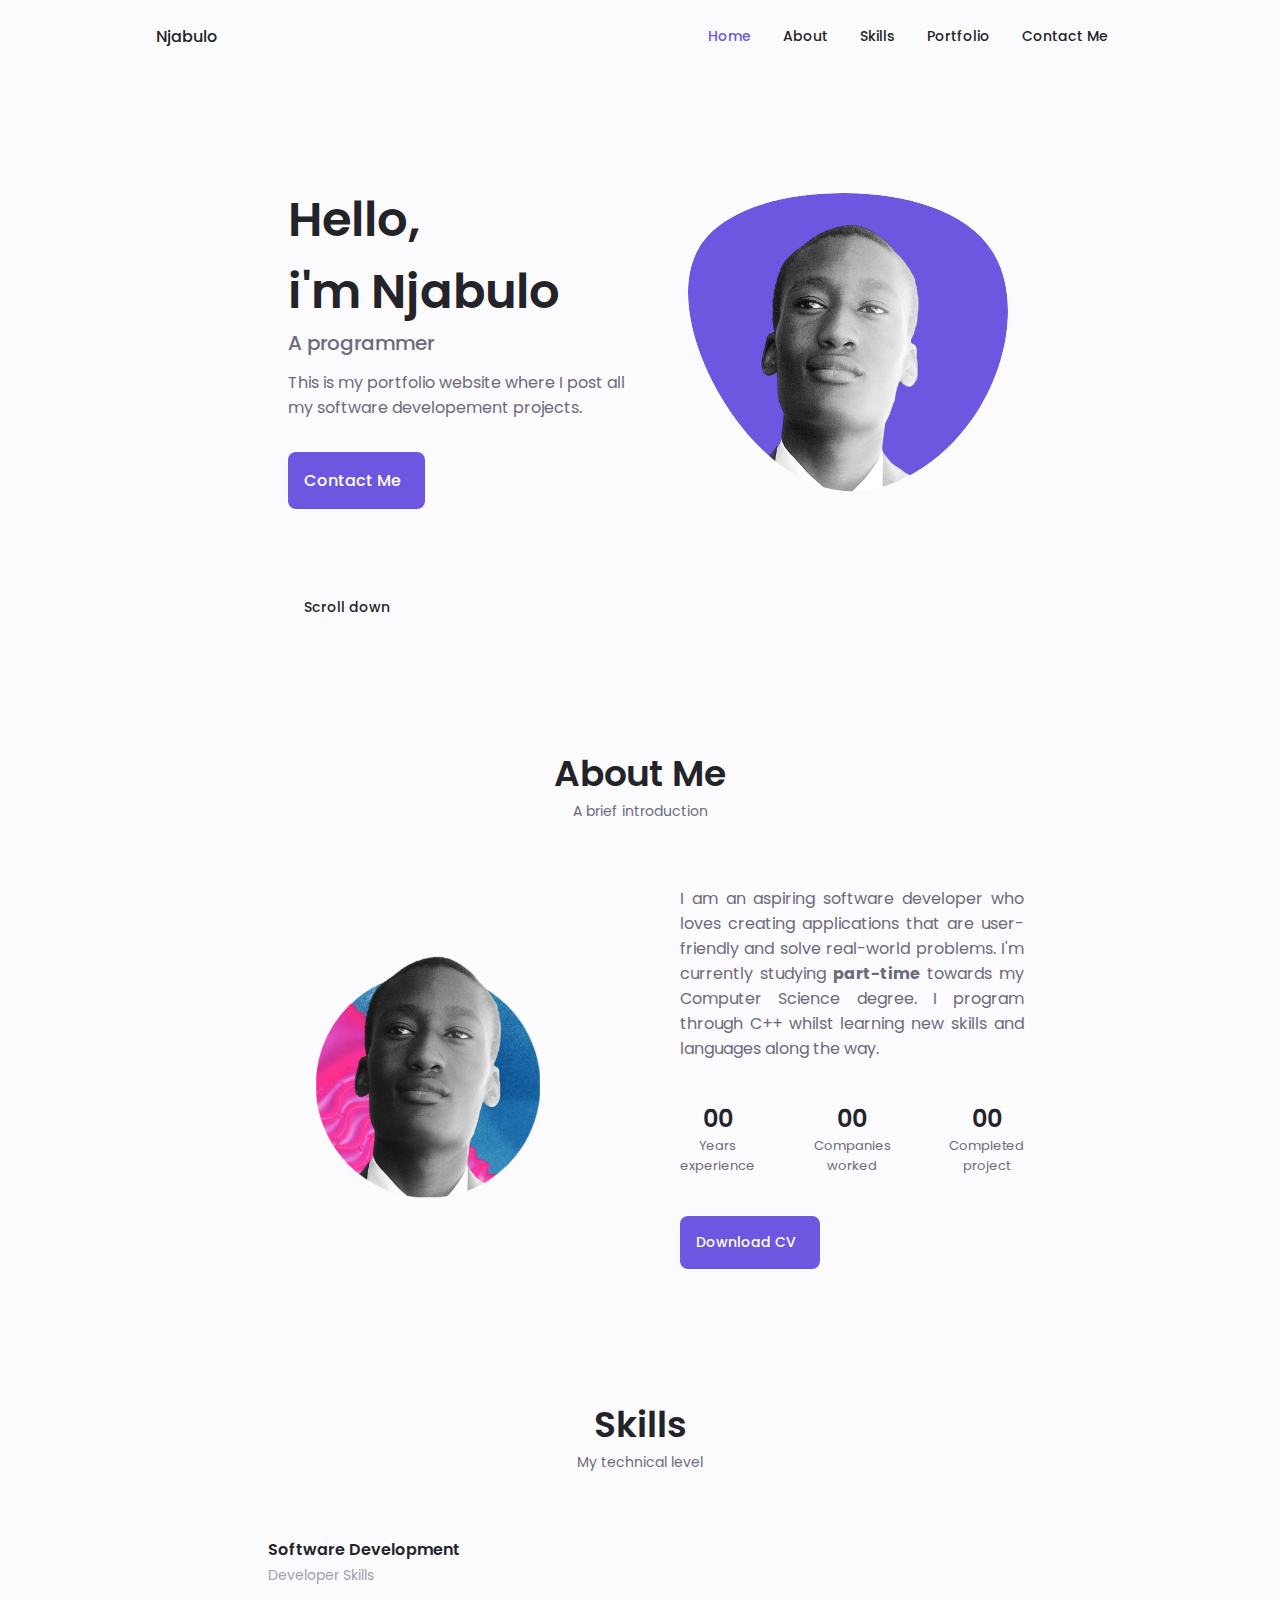
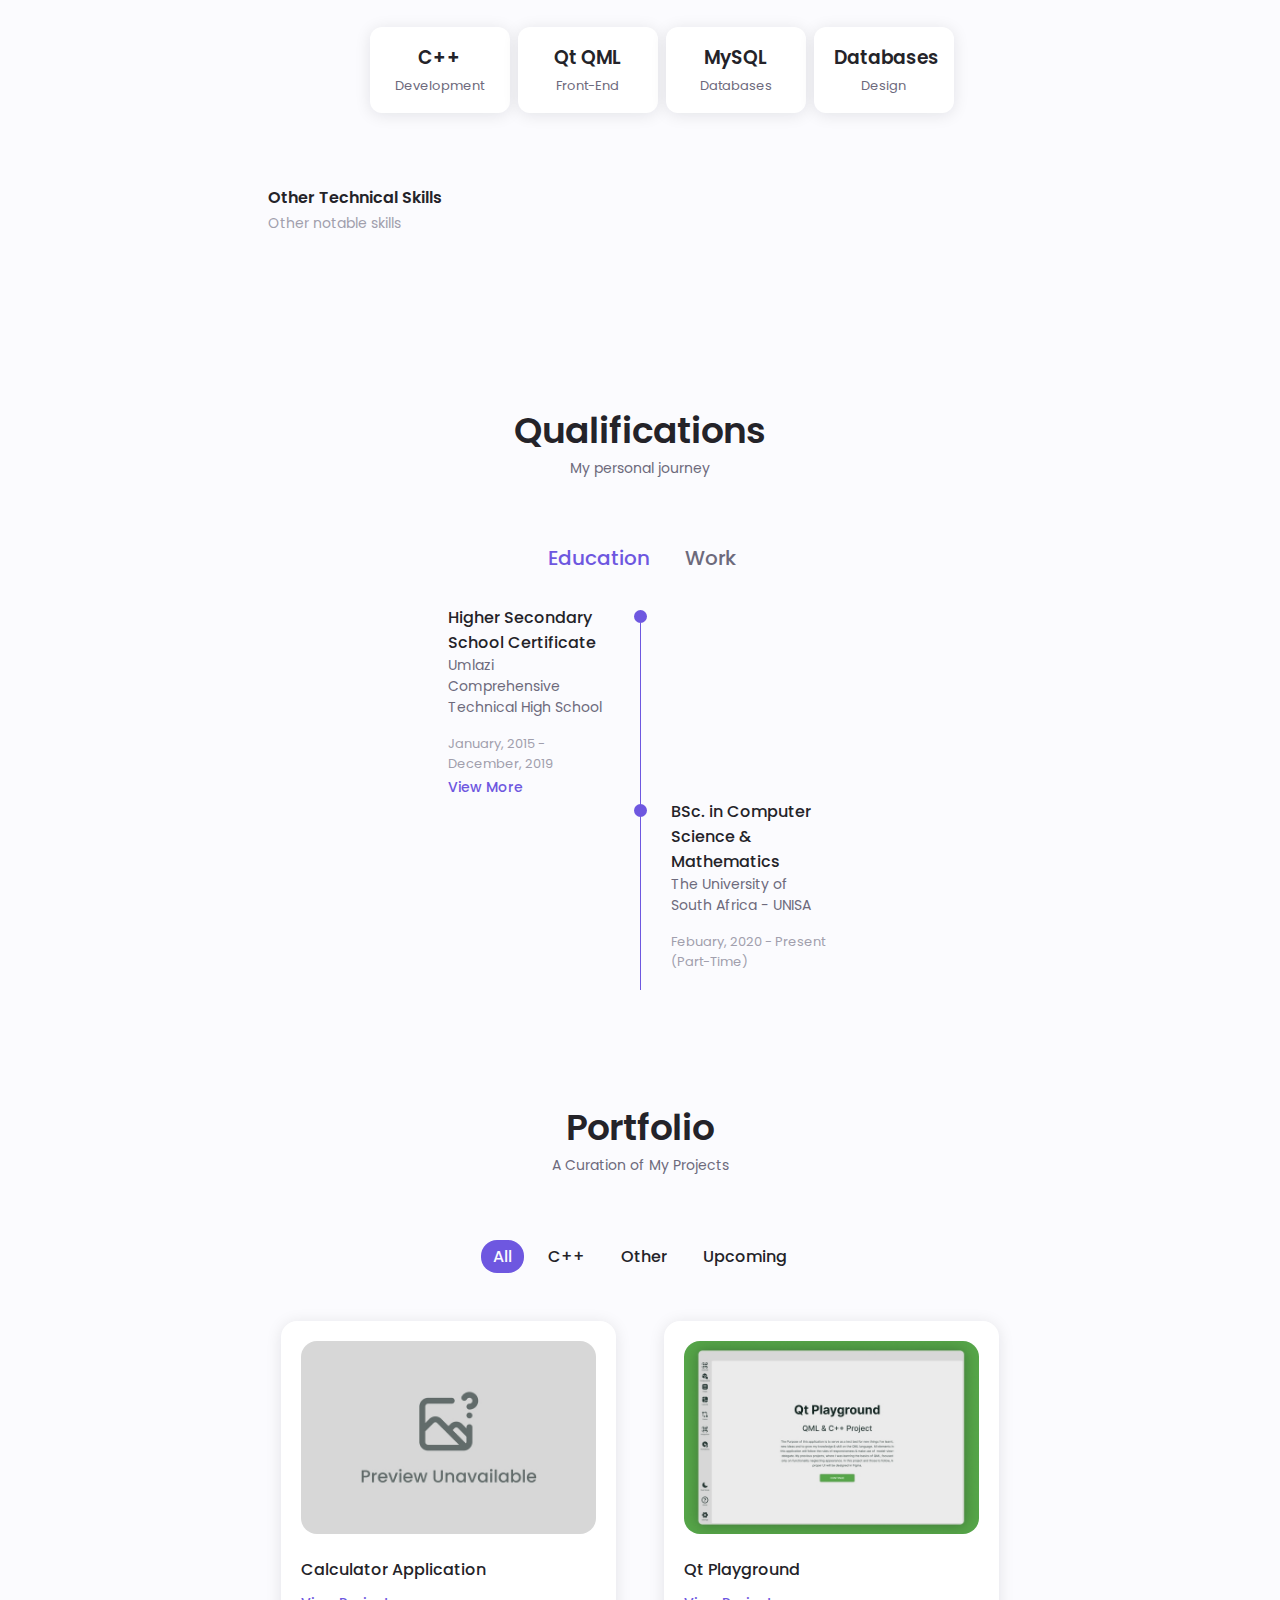
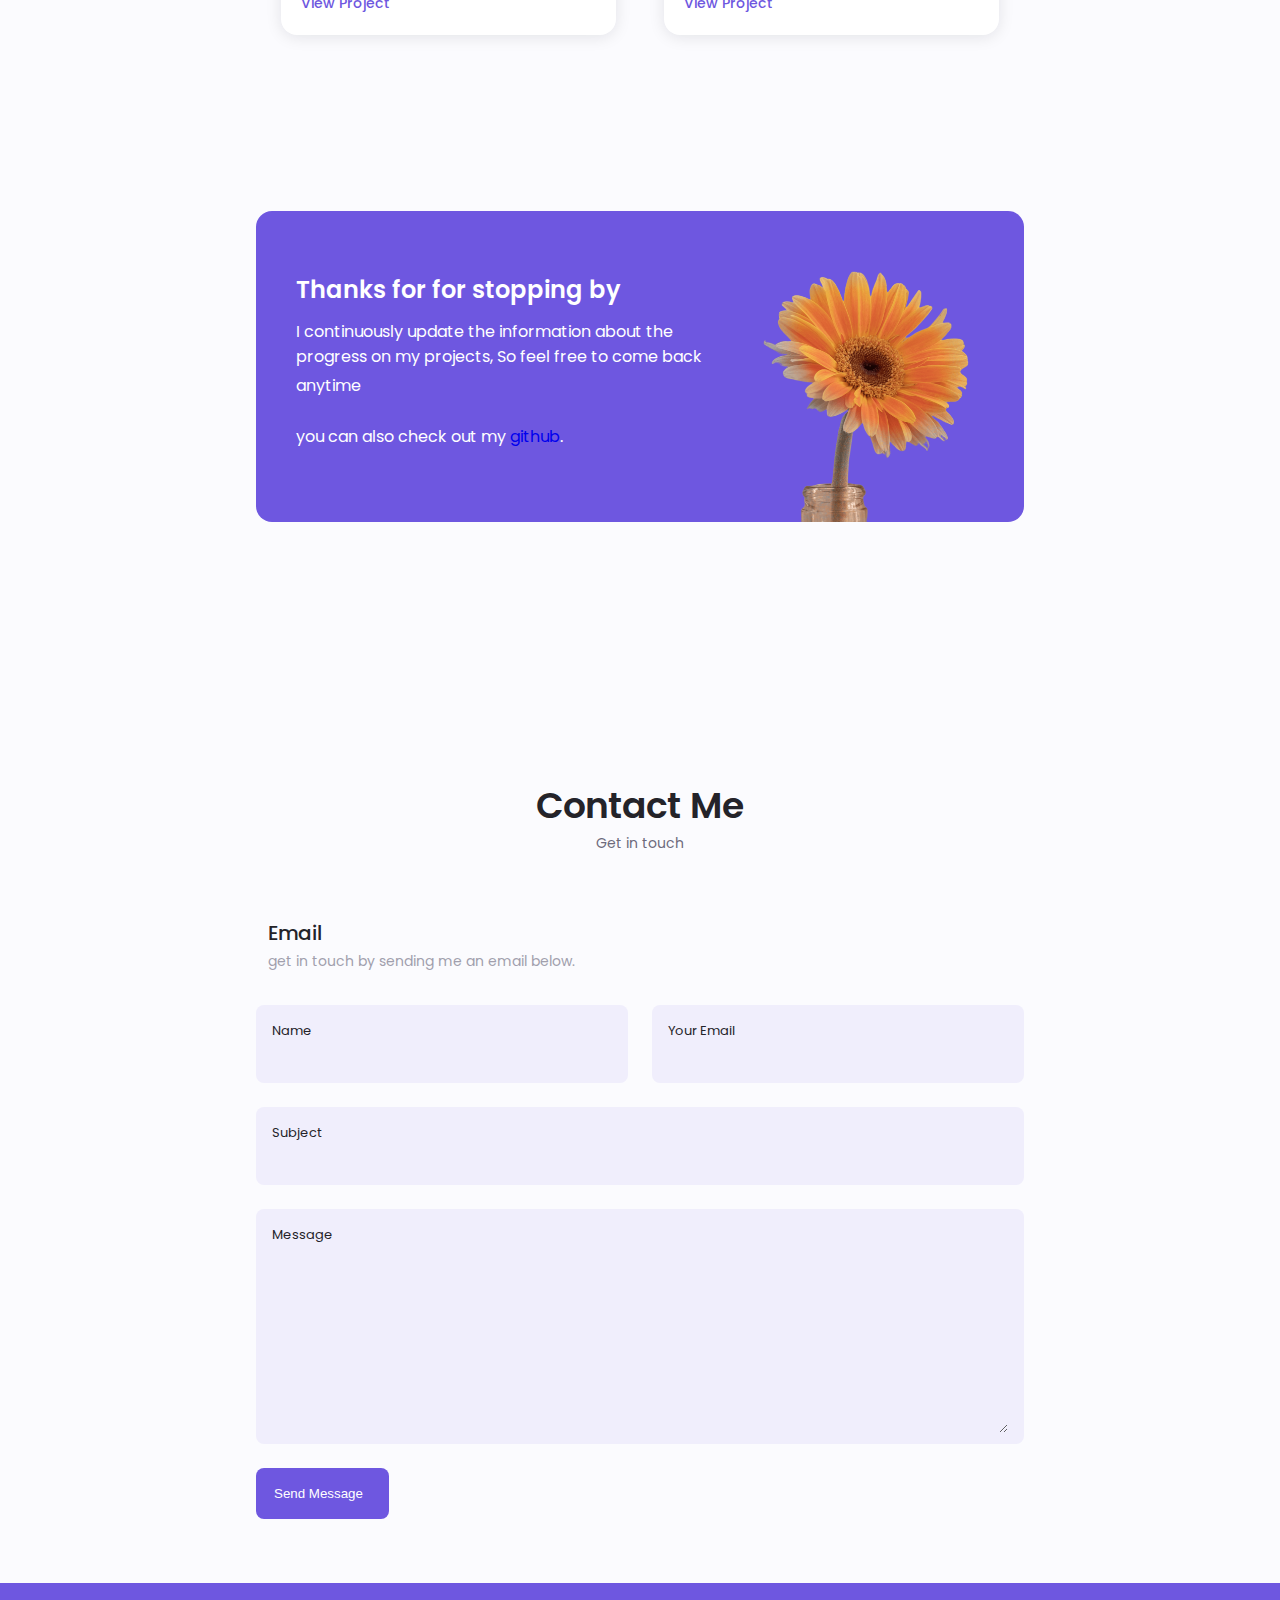
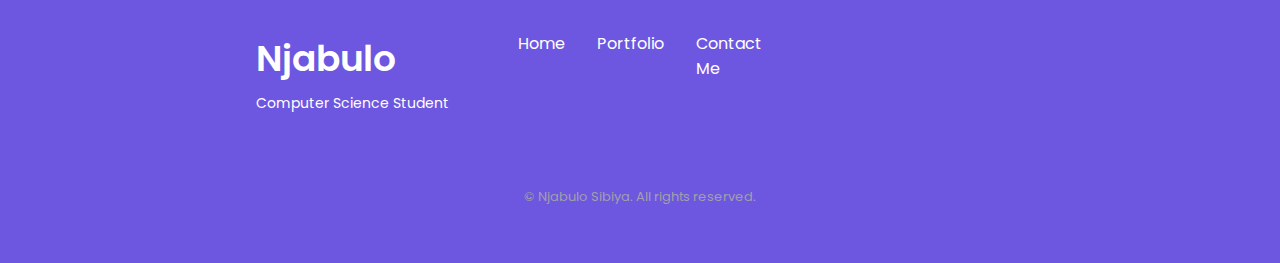
<file: index.html>
<!DOCTYPE html>
<html lang="en">

<head>
    <meta charset="UTF-8">
    <meta name="viewport" content="width=device-width, initial-scale=1.0">
    <meta name="description" content="My personal website">
  	<meta name="keywords" content="portfolio, Njabulo, Njabulo Sibiya, Personal Website">
 	<meta name="author" content="Njabulo Sibya & Brimcode">

    <!--==================== FAVICON ====================-->
    <link rel="apple-touch-icon" sizes="180x180" href="assets/favicon/apple-touch-icon.png">
    <link rel="icon" type="image/png" sizes="32x32" href="assets/favicon/favicon-32x32.png">
    <link rel="icon" type="image/png" sizes="16x16" href="assets/favicon/favicon-16x16.png">
    <link rel="manifest" href="assets/favicon/site.webmanifest">

    <!--==================== UNICONS ====================-->
    <link rel="stylesheet" href="https://unicons.iconscout.com/release/v4.0.0/css/line.css">
    <link rel="stylesheet" href="https://cdnjs.cloudflare.com/ajax/libs/font-awesome/4.7.0/css/font-awesome.min.css">
    <!--==================== SWIPER CSS ====================-->
    <link rel="stylesheet" href="assets/css/swiper-bundle.min.css">

    <!--==================== CSS ====================-->
    <link rel="stylesheet" href="assets/css/styles.css">
    <link rel="stylesheet" href="assets/css/back-to-top.css">

    <title>Njabulo Sibiya | Portfolio</title>
    
</head>
<body>
    <!--==================== HEADER ====================-->
    <header class="header" id="header">
        <nav class="nav container">
            <div class="nav__logo">Njabulo</div>
            <div class="nav__menu" id="nav-menu">
                <ul class="nav__list grid">
                    <li class="nav__item">
                        <a href="#home" class="nav__link active-link">
                            <i class="uil uil-estate nav__icon"></i> Home
                        </a>
                    </li>
                    <li class="nav__item">
                        <a href="#about" class="nav__link">
                            <i class="uil uil-user nav__icon"></i> About
                        </a>
                    </li>
                    <li class="nav__item">
                        <a href="#skills" class="nav__link">
                            <i class="uil uil-file-alt nav__icon"></i> Skills
                        </a>
                    </li>
                    <li class="nav__item">
                        <a href="#portfolio" class="nav__link">
                            <i class="uil uil-scenery nav__icon"></i> Portfolio
                        </a>
                    </li>
                    <li class="nav__item">
                        <a href="#contact" class="nav__link">
                            <i class="uil uil-estate nav__icon"></i> Contact Me
                        </a>
                    </li>
                </ul>
                <i class="uil uil-times nav__close" id="nav-close"></i>
            </div>

            <div class="nav__btns">
                <!--Theme change button-->
                <i class="uil uil-moon change-theme" id="theme-button"></i>

                <div class="nav__toggle" id="nav-toggle">
                    <i class="uil uil-bars"></i>
                </div>
            </div>
        </nav>
    </header>

    <!--==================== MAIN ====================-->
    <main class="main">
        <div class="progress-wrap">
            <svg class="progress-circle svg-content" width="100%" height="100%" viewBox="-1 -1 102 102">
                <path d="M50,1 a49,49 0 0,1 0,98 a49,49 0 0,1 0,-98"/>
            </svg>
        </div>
        <!--==================== HOME ====================-->
        <section class="home section" id="home">
            <div class="home__container container grid">
                <div class="home__content grid">
                    <div class="home__social">
                        <a href="https://github.com/njabulosibiya" target="_blank" class="home__social-icon">
                            <i class="uil uil-github-alt"></i>
                        </a>
                    </div>

                    <div class="home__img">
                        <svg class="home__blob" viewBox="0 0 200 187" xmlns="http://www.w3.org/2000/svg" xmlns:xlink="http://www.w3.org/1999/xlink">
                            <mask id="mask0" mask-type="alpha">
                                <path d="M190.312 36.4879C206.582 62.1187 201.309 102.826 182.328 134.186C163.346 165.547
            130.807 187.559 100.226 186.353C69.6454 185.297 41.0228 161.023 21.7403 129.362C2.45775
            97.8511 -7.48481 59.1033 6.67581 34.5279C20.9871 10.1032 59.7028 -0.149132 97.9666
            0.00163737C136.23 0.303176 174.193 10.857 190.312 36.4879Z"/>
                            </mask>
                            <g mask="url(#mask0)">
                                <path d="M190.312 36.4879C206.582 62.1187 201.309 102.826 182.328 134.186C163.346
            165.547 130.807 187.559 100.226 186.353C69.6454 185.297 41.0228 161.023 21.7403
            129.362C2.45775 97.8511 -7.48481 59.1033 6.67581 34.5279C20.9871 10.1032 59.7028
            -0.149132 97.9666 0.00163737C136.23 0.303176 174.193 10.857 190.312 36.4879Z"/>
                                <image class="home__blob-img" x="12" y="18" xlink:href="assets/img/home_cover.png"/>
                            </g>
                        </svg>

                    </div>
                    <div class="home__data">
                        <h1 class="home__title">Hello, <br> i'm Njabulo</h1>
                        <h3 class="home__subtitle">A programmer</h3>
                        <p class="home__description">This is my portfolio website where I post all my software developement projects.</p>
                        <a href="#contact" class="button button--flex">
                            Contact Me <i class="uil uil-message button__icon"></i>
                        </a>
                    </div>
                </div>

                <div class="home_scroll home_scroll_bounce">
                    <a href="#about" class="home__scroll-button button--flex">
                        <i class="uil uil-mouse-alt home__scroll-mouse"></i>
                        <span class="home__scroll-name">Scroll down</span>
                        <i class="uil uil-arrow-down home__scroll-arrow"></i>
                    </a>
                </div>
            </div>
        </section>

        <!--==================== ABOUT ====================-->
        <section class="about section" id="about">
            <h2 class="section__title"> About Me</h2>
            <span class="section__subtitle">A brief introduction</span>

            <div class="about__container container grid">
                <img src="assets/img/about.png" alt="" class="about__img">

                <div class="about__data">
                    <p class="about__description" style="text-align: justify;">
                        I am an aspiring software developer who loves creating applications that are user-friendly 
                        and solve real-world problems. I'm currently studying <b>part-time</b> towards my Computer Science degree. 
                        I program through C++ whilst learning new skills and languages along the way. 
                        <!-- <span class="button button--flex button--small button--link">   
                            <i class="uil uil-plus button__icon"></i>
                        </span> services__button-->  

                        <!--<div class="services__modal" style="overflow-y: auto;">
                            <div class="services__modal-content" style="overflow: auto;  max-height: 90%;">
                                <h4 class="services__modal-title">A little more <br> about me</h4>
                                <i class="uil uil-times services__modal-close"></i>

                                <ul class="services__modal-services grid">
                                    <li class="services__modal-service">
                                        <i class="uil uil-check-circle services__modal-icon"></i>
                                        <p>passionate about computer programming</p>
                                    </li>
  
                                    <div class="row">
                                        <div class="media service-card col-lg-6">
                                            <div class="service-icon">
                                                <i class="uil uil-layers-alt button__icon"></i>
                                            </div>
                                            <div class="media-body">
                                                <h5 class="service-title">Front-End UI/UX Development</h5>
                                                <p>Lorem ipsum dolor sit amet, consectetur adipiscing elit, sed do eiusmod 
                                                    tempor incididunt. Incididunt consectetur </p>
                                            </div>
                                        </div>
                                        <div class="media service-card col-lg-6">
                                            <div class="service-icon">
                                                <i class="uil uil-robot button__icon"></i>
                                            </div>
                                            <div class="media-body">
                                                <h5 class="service-title">Machine Learning & AI</h5>
                                                <p>Lorem ipsum dolor sit amet, consectetur adipiscing elit, sed do eiusmod 
                                                    tempor incididunt.
                                                </p>
                                            </div>
                                        </div>
                                        <div class="media service-card col-lg-6">
                                            <div class="service-icon">
                                                <i class="uil uil-streering button__icon"></i>
                                            </div>
                                            <div class="media-body">
                                                <h5 class="service-title">Automation</h5>
                                                <p>Lorem ipsum consectetur incididunt dolor sit amet, consectetur adipiscing elit, sed do eiusmod 
                                                    tempor incididunt.
                                                </p>
                                            </div>
                                        </div>
                                        <div class="media service-card col-lg-6">
                                            <div class="service-icon">
                                                <i class="uil uil-eye button__icon"></i>
                                            </div>
                                            <div class="media-body">
                                                <h5 class="service-title">Computer Vision</h5>
                                                <p>Lorem ipsum dolor sit amet, consectetur adipiscing dolor, sed do eiusmod 
                                                    tempor amet incididunt. Sed
                                                </p>
                                            </div>
                                        </div>
                                        <div class="media service-card col-lg-6">
                                            <div class="service-icon">
                                                <i class="uil uil-database button__icon"></i>
                                            </div>
                                            <div class="media-body">
                                                <h5 class="service-title">Databases</h5>
                                                <p>Lorem ipsum dolor incididunt sit amet, ipsum dolor consectetur adipiscing elit, sed do eiusmod 
                                                    tempor dolor incididunt.
                                                </p>
                                            </div>
                                        </div>
                                        <div class="media service-card col-lg-6">
                                            <div class="service-icon">
                                                <i class="uil uil-cloud-database-tree button__icon"></i>
                                            </div>
                                            <div class="media-body">
                                                <h5 class="service-title">Server-Client Applications</h5>
                                                <p>Lorem ipsum dolor sit amet, consectetur adipiscing elit, sed do eiusmod 
                                                    tempor incididunt amet dolor.
                                                </p>
                                            </div>
                                        </div>
                                    </div>
                                </ul>
                            </div>
                        </div>-->
                    </p>

                    <div class="about__info">
                        <div >
                            <span class="about__info-title">00</span>
                            <span class="about__info-name">Years <br> experience </span>
                        </div>

                        <div>
                            <span class="about__info-title">00</span>
                            <span class="about__info-name">Companies <br> worked </span>
                        </div>

                        <div>
                            <span class="about__info-title">00</span>
                            <span class="about__info-name">Completed <br> project </span>
                        </div>
                    </div>
                    <div class="about__buttons">
                        <a href="#about" target="_blank" class="button button--flex services__button">
                            Download CV <i class="uil uil-file-download-alt button__icon"></i>
                        </a>

                        <div class="services__modal">
                            <div class="services__modal-content">
                                <h4 class="services__modal-title">Download <br> CV</h4>
                                <i class="uil uil-times services__modal-close"></i>

                                <ul class="services__modal-services grid">
                                    <li class="services__modal-service">
                                        <i class="uil uil-times-circle services__modal-icon"></i>
                                        <p>Currently Unavailable</p>
                                    </li>
                                </ul>
                            </div>
                        </div>
                    </div>
                </div>
            </div>
        </section>

        <!--==================== SKILLS ====================-->
        <section class="skills section" id="skills">
            <h2 class="section__title">Skills</h2>
            <span class="section__subtitle">My technical level</span>

            <div class="skills__container container grid">
                    <!--====================== SKILLS 1 =============================-->
                    <div class="skills__content skills__open">
                        <div class="skills__header">
                            <i class="uil uil-brackets-curly skills__icon"></i>

                            <div>
                                <h1 class="skills__title">Software Development</h1>
                                <span class="skills__subtitle">Developer Skills</span>
                            </div>

                            <i class="uil uil-angle-down skills__arrow"></i>
                        </div>

                        <div class="skills__list grid">
                            <div class="skills__box__data">
                                <div class="skills__box__info">
            
                                    <div class="skills__box__box">
                                        <i class='il uil-code-branch skills__box__icon'></i>
                                        <h3 class="skills__box__title">C++</h3>
                                        <span class="skills__box__subtitle">Development</span>
                                    </div>
            
                                    <div class="skills__box__box">
                                        <i class='il uil-desktop skills__box__icon'></i>
                                        <h3 class="about__title">Qt QML</h3>
                                        <span class="skills__box__subtitle">Front-End</span>
                                    </div>

                                    <div class="skills__box__box">
                                        <i class='il uil-database skills__box__icon'></i>
                                        <h3 class="skills__box__title">MySQL</h3>
                                        <span class="skills__box__subtitle">Databases</span>
                                    </div>
            
                                    <div class="skills__box__box">
                                        <i class='il uil-database skills__box__icon'></i>
                                        <h3 class="skills__box__title">Databases </h3>
                                        <span class="skills__box__subtitle">Design</span>
                                    </div>
                                </div>
                            </div>
                        </div>

                    </div>

                        <!--====================== SKILLS 2 =============================-->
                        <div class="skills__content skills__close">
                            <div class="skills__header">
                                <i class="uil uil-brackets-curly skills__icon"></i>

                                <div>
                                    <h1 class="skills__title">Other Technical Skills</h1>
                                    <span class="skills__subtitle">Other notable skills </span>
                                </div>

                                <i class="uil uil-angle-down skills__arrow"></i>
                            </div>

                            <div class="skills__list grid">
                                <div class="skills__box__data">
                                    <div class="skills__box__info">
                
                
                                        <!--=============== OTHER TECHNICAL SKILLS ===============-->
                                        <div class="skills__box__box">
                                            <i class='il uil-object-group skills__box__icon'></i>
                                            <h3 class="skills__box__title">Figma </h3>
                                            <span class="skills__box__subtitle">Design</span>
                                        </div>
                
                                        <div class="skills__box__box">
                                            <i class='il uil-linux skills__box__icon'></i>
                                            <h3 class="skills__box__title">Linux </h3>
                                            <span class="skills__box__subtitle">Ubuntu</span>
                                        </div>
                                    </div>
                
                
                
                                </div>
                                </div>
                        </div>
                    </div>
            </div>
        </section>

        <!--==================== QUALIFICATION ====================-->
        <section class="qualification section">
            <h2 class="section__title">Qualifications</h2>
            <div class="section__subtitle">My personal journey</div>

            <div class="qualification__container container">
                <div class="qualification__tabs">
                    <div class="qualification__button button--flex qualification__active" data-target="#education">
                        <i class="uil uil-graduation-cap qualification__icon"></i>
                        Education
                    </div>

                    <div class="qualification__button button--flex" data-target="#career">
                        <i class="uil uil-briefcase-alt qualification__icon"></i>
                        Work
                    </div>
                </div>

                <div class="qualification__sections">
                    <!--===============================QUALIFICATION CONTENT 1 ===========================-->
                    <div class="qualification__content qualification__active" data-content id="education">
                        <!--===============================QUALIFICATION 1 ===========================-->
                        <div class="qualification__data">
                            <div>
                                <h3 class="qualification__title">Higher Secondary School Certificate</h3>
                                <span class="qualification__subtitle">Umlazi Comprehensive Technical High School</span>
                                <div class="qualification__calendar">
                                    <i class="uil uil-calendar-alt"></i>
                                    January, 2015 - December, 2019
                                </div>
                                
                        <span class="button button--flex button--small button--link services__button">
                            View More
                            <i class="uil uil-arrow-right button__icon"></i>
                        </span>

                        <div class="services__modal">
                            <div class="services__modal-content">
                                <h4 class="services__modal-title">Notable <br> Achievements</h4>
                                <i class="uil uil-times services__modal-close"></i>

                                <ul class="services__modal-services grid">
                                    <li class="services__modal-service">
                                        <i class="uil uil-check-circle services__modal-icon"></i>
                                        <p>valedictorian - Computer Applications & Technology</p>
                                    </li>
                                </ul>
                            </div>
                        </div>
                            </div>

                            <div>
                                <span class="qualification__rounder"></span>
                                <span class="qualification__line"></span>
                            </div>
                        </div>

                        <!--===============================QUALIFICATION 2 ===========================-->
                        <div class="qualification__data">
                            <div></div>
                            <div>
                                <span class="qualification__rounder"></span>
                                <span class="qualification__line"></span>
                            </div>

                            <div>
                                <h3 class="qualification__title">BSc. in Computer Science & Mathematics</h3>
                                <span class="qualification__subtitle">The University of South Africa - UNISA</span>
                                <div class="qualification__calendar">
                                    <i class="uil uil-calendar-alt"></i>
                                    Febuary, 2020 - Present (Part-Time)
                                </div>
                            </div>


                        </div>

                    </div>

                    <!--===============================QUALIFICATION CONTENT 2 ===========================-->
                    <div class="qualification__content" data-content id="career">
                        <!--===============================QUALIFICATION 1 ===========================-->
                        <div class="qualification__data">
                            <div>
                                <h3 class="qualification__title">IT Consultant</h3>
                                <span class="qualification__subtitle">
                                    <a href="#career" >NEST IT Solutions</a>
                                </span>
                                <div class="qualification__calendar">
                                    <i class="uil uil-calendar-alt"></i>
                                    July, 2022 - October, 2022
                                </div>
                            </div>

                           
                            <div>
                                <span class="qualification__rounder"></span>
                                <span class="qualification__line"></span>
                            </div>
                        </div>

                        <!--===============================QUALIFICATION 2 ===========================-
                        <div class="qualification__data">
                            <div></div>
                            <div>
                                <span class="qualification__rounder"></span>
                                <span class="qualification__line"></span>
                            </div>

                            <div>
                                <h3 class="qualification__title">

                                    <a class="qualification__tech" href="#career">PHP</a>
                                    &
                                    <a class="qualification__tech" href="#career" >Laravel</a>
                                    Lorem
                                </h3>
                                <span class="qualification__subtitle">
                                    <a href="#career" >Lorem ipsum dolor sit amet</a>
                                </span>
                                <div class="qualification__calendar">
                                    <i class="uil uil-calendar-alt"></i>
                                    October, 2020 - running
                                </div>
                            </div>
                        </div>

                        <!--===============================QUALIFICATION 3 ===========================--
                        <div class="qualification__data">
                            <div>
                                <h3 class="qualification__title">Software Development</h3>
                                <span class="qualification__subtitle">
                                    <a href="#career">Lorem.ipsum IT</a>
                                    <small>(Lorem ipsum dolor sit amet)</small></span>
                                <div class="qualification__calendar">
                                    <i class="uil uil-calendar-alt"></i>
                                    August, 2021 - Running
                                </div>
                            </div>

                            <div>
                                <span class="qualification__rounder"></span>
                            </div>
                        </div>-->
                    </div>
                </div>
            </div>
        </section>

        <!--==================== PORTFOLIO ====================-->
        <!--
            all = All
            Web = C++
            movil = other
            design = upcoming-->
        <section class="portfolio section" id="portfolio">
            <h2 class="section__title">Portfolio</h2>
            <span class="section__subtitle">A Curation of My Projects</span>
        
            <div class="work__filters">
                <span class="work__item active-work" data-filter="all">All</span>
                <span class="work__item" data-filter=".web">C++</span>
                <span class="work__item" data-filter=".movil">Other</span>
                <span class="work__item" data-filter=".design">Upcoming</span>
            </div>

            <div class="work__container workcontainer workgrid">
                <!--<div class="work__card mix web design">
                    <img src="assets/img/work1.jpg" alt="" class="work__img">

                    <h3 class="work__title">Service Projection</h3>

                    <a href="projects/church-projection-project.html"
                    class="button button--flex button--small button--link services__button">
                        View Project
                        <i class="uil uil-arrow-right button__icon"></i>
                    </a>

                </div>

                <div class="work__card mix movil">
                    <img src="assets/img/Preview-Unavailable-home.jpeg" alt="" class="work__img">

                    <h3 class="work__title">Portfolio Website as Application</h3>


                    <a href="projects/website-desktop-app.html"
                    class="button button--flex button--small button--link services__button">
                        View Project
                        <i class="uil uil-arrow-right button__icon"></i>
                    </a>
                </div>-->

                <div class="work__card mix web design">
                    <img src="assets/img/Preview-Unavailable-home.jpeg" alt="" class="work__img">

                    <h3 class="work__title">Calculator Application</h3>

                    <a href="projects/Calculator.html"
                    class="button button--flex button--small button--link services__button">
                        View Project
                        <i class="uil uil-arrow-right button__icon"></i>
                    </a>
                </div>
                
                <div class="work__card mix movil design">
                    <img src="assets/img/Qt-Playground-home.jpeg" alt="" class="work__img">

                    <h3 class="work__title">Qt Playground</h3>

                    <a href="projects/Qt-Playground.html"
                    class="button button--flex button--small button--link services__button">
                        View Project
                        <i class="uil uil-arrow-right button__icon"></i>
                    </a>
                </div>
            </div>
        </section>

        <!--==================== BANNER ====================-->
        <section class="project section">
            <div class="project__bg">
                <div class="project__container container grid">
                    <div class="project__data">
                        <h2 class="project__title">Thanks for for stopping by</h2>
                        <p class="project__description">I continuously update the information about the
                            progress on my projects, So feel free to come back anytime<i class="uil uil-heart button__icon"></i>
                            <br><br>
                            you can also check out my <a href="https://www.github.com/njabulosibiya/" target="_blank">github</a>.
                        </p>
                    </div>

                    <img src="assets/img/project3.png" alt="sunflower in glass jar" class="project__img">
                </div>
            </div>

        </section>

        <!--==================== TESTIMONIAL ====================-->
        <section class="testimonial section">
            <!--=======This feature is skipped for now========-->
        </section>

        <!--==================== CONTACT ME ====================-->
        <section class="contact section" id="contact">
            <h2 class="section__title">Contact Me</h2>
            <span class="section__subtitle">Get in touch</span>

            <div class="contact__container container grid">
                <div>
                    <!--<div class="contact__information">
                        <i class="uil uil-phone contact__icon"></i>

                        <div>
                            <h3 class="contact__title">Call Me</h3>
                            <span class="contact__subtitle">+123-456 789 0101</span>
                        </div>
                    </div>-->

                    <div class="contact__information">
                        <i class="uil uil-envelope contact__icon"></i>

                        <div>
                            <h3 class="contact__title">Email</h3>
                            <span class="contact__subtitle">get in touch by sending me an email below.</span>
                        </div>
                    </div>

                    <!--<div class="contact__information">
                        <i class="uil uil-map-marker contact__icon"></i>

                        <div>
                            <h3 class="contact__title">Location</h3>
                            <span class="contact__subtitle">Bloemfontien, South Africa</span>
                        </div>
                    </div>-->

                    
                    <form action="https://formsubmit.co/ed4dcf5ab0d6a640f9c8169dabaaf9b0" class="contact__form grid" method="POST">
                        <div class="contact__inputs grid">
                            <div class="contact__content">
                                <label for="name" class="contact__label">Name</label>
                                <input type="text" id="name" name="name" class="contact__input" required>
                            </div>

                            <div class="contact__content">
                                <label for="email" class="contact__label">Your Email</label>
                                <input type="email" name="email" id="email" class="contact__input" required>
                            </div>
                        </div>

                        <div class="contact__content">
                            <label for="project-contact" class="contact__label">Subject</label>
                            <input type="text" id="project-contact" name="_subject" class="contact__input" required>
                        </div>

                        <div class="contact__content">
                            <label for="message-contact" class="contact__label">Message</label>
                            <textarea name="message" cols="0" rows="7" id="message-contact" class="contact__input" required></textarea>
                            <input type="hidden" name="_captcha" value="false">
                            <input type="hidden" name="_next" value="https://sibiya.netlify.app/success.html">
                        </div>
                        
                        <div>
                            <button class="button button--flex" type="submit" style="border-color: transparent;">
                                Send Message<i class="uil uil-message button__icon"></i>
                            </button>
                        </div>

                        <!--<div>
                            <button style="border-color: transparent;">
                            <a href="#" class="button button--flex">Send Message<i class="uil uil-message button__icon"></i></a>
                        </button>
                        </div>-->
                    </form>
                </div>
            </div>

        </section>
    </main>

    <!--==================== FOOTER ====================-->
    <footer class="footer">
        <div class="footer__bg">
            <div class="footer__container container grid">
                <div>
                    <h1 class="footer__title">Njabulo</h1>
                    <span class="footer__subtitle">Computer Science Student</span>
                </div>

                <ul class="footer__links">
                    <li>
                        <a href="#home" class="footer__link">Home</a>
                    </li>

                    <li>
                        <a href="#portfolio" class="footer__link">Portfolio</a>
                    </li>

                    <li>
                        <a href="#contact" class="footer__link">Contact Me</a>
                    </li>
                </ul>

                <div class="footer__socials">
                    <a href="https://www.github.com/njabulosibiya/" class="footer__social" target="_blank"  class="footer__social">
                        <i class="uil uil-github-alt"></i>
                    </a>
                </div>
            </div>

            <p class="footer__copy">&#169; Njabulo Sibiya. All rights reserved.</p>
        </div>

    </footer>

    <!--==================== SCROLL TOP (old)====================--
    <a href="" class="scrollup" id="scroll-up">
        <i class="uil uil-arrow-up scroll__icon"></i>
    </a>-->

    <!--==================== HIDE ANCHOR LINK IN URL =================
    script is not unversal(not in main.js) because doing so breaks the links in
    the other pages which need a custom script to allow them to link to sections of 
    other pages.-->
    <script>
        var links = document.getElementsByTagName("a");
        //Browse the previously created array
        Array.prototype.forEach.call(links, function(elem, index) {
        //Get the hyperlink target and if it refers to an id go inside condition
        var elemAttr = elem.getAttribute("href");
        if(elemAttr && elemAttr.includes("#")) {
            //Replace the regular action with a scrolling to target on click
            elem.addEventListener("click", function(ev) {
            ev.preventDefault();
            //Scroll to the target element using replace() and regex to find the href's target id
            document.getElementById(elemAttr.replace(/#/g, "")).scrollIntoView({
                behavior: "smooth",
                block: "start",
                inline: "nearest"
                });
            });
        }
        });
    </script>
    
    <!--==================== SWIPER JS ====================-->
    <script src="assets/js/swiper-bundle.min.js"></script>

    
    <!--=============== MIXITUP FILTER ===============-->
    <script src="assets/js/mixitup.min.js"></script>
    <script src="assets/js/portfolio.js"></script>

    <!--==================== back-to-top JS ====================-->
    <script src="assets/js/back-to-top.js"></script>

    <!--==================== MAIN JS ====================-->
    <script src="assets/js/main.js"></script>
</body>
</html>
</file>
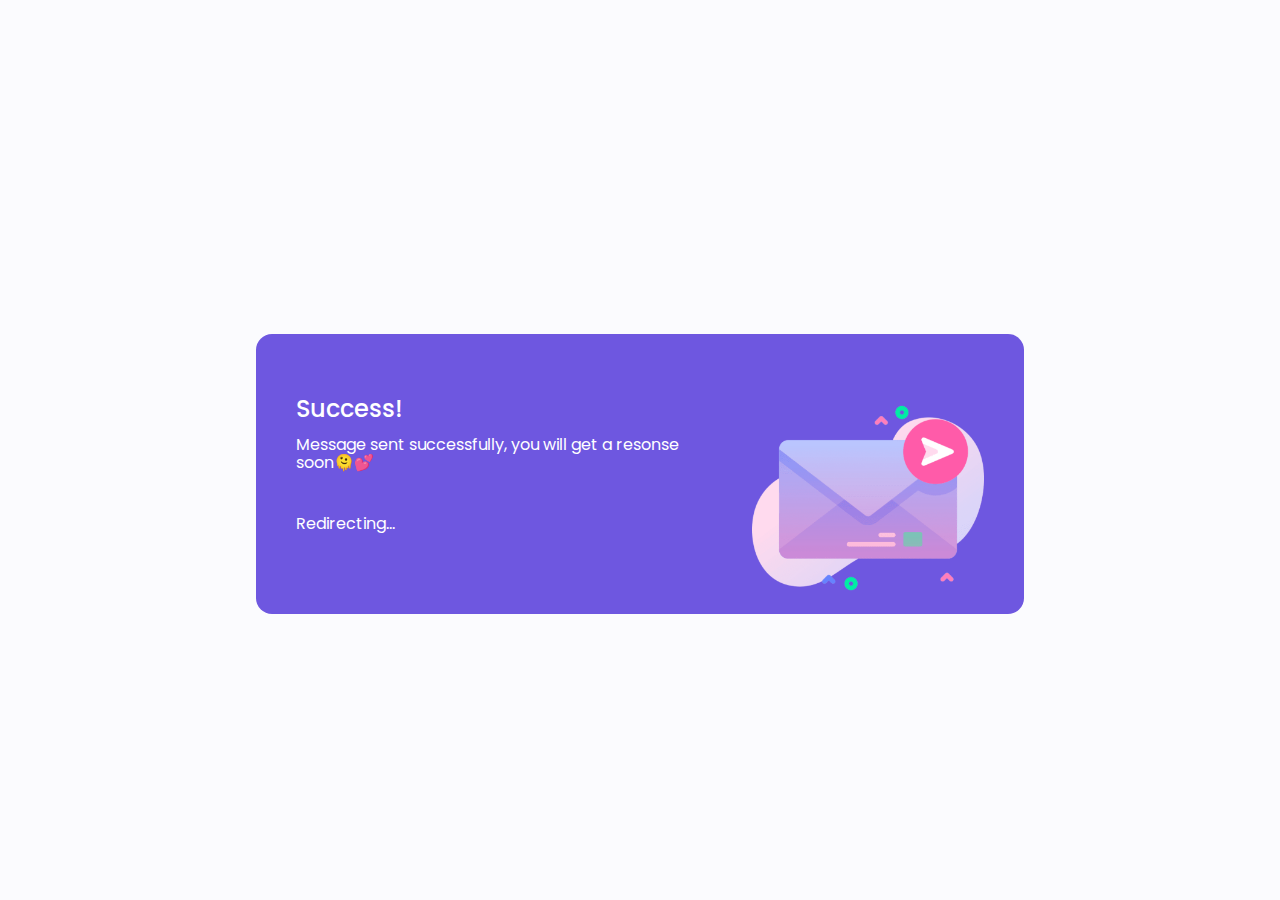
<file: success.html>
<!DOCTYPE html>
<html lang="en">

<head>
    <meta charset="UTF-8">
    <meta name="viewport" content="width=device-width, initial-scale=1.0">
    <meta name="description" content="My personal website">
  	<meta name="keywords" content="portfolio, Njabulo, Njabulo Sibiya, Pesrsonal Website">
 	<meta name="author" content="Njabulo Sibya & Brimcode">

    <!--==================== FAVICON ====================-->
    <link rel="apple-touch-icon" sizes="180x180" href="assets/favicon/apple-touch-icon.png">
    <link rel="icon" type="image/png" sizes="32x32" href="assets/favicon/favicon-32x32.png">
    <link rel="icon" type="image/png" sizes="16x16" href="assets/favicon/favicon-16x16.png">
    <link rel="manifest" href="assets/favicon/site.webmanifest">

    <!--==================== UNICONS ====================-->
    <link rel="stylesheet" href="https://unicons.iconscout.com/release/v4.0.0/css/line.css">
    <link rel="stylesheet" href="https://cdnjs.cloudflare.com/ajax/libs/font-awesome/4.7.0/css/font-awesome.min.css">

    <!--==================== CSS ====================-->
    <link rel="stylesheet" href="assets/css/styles.css">
    <link rel="stylesheet" href="assets/css/about-me.css">
    
    <title>Message Sent!</title>
    <script language="javascript" type="text/javascript">
        window.setTimeout('window.location="https://sibiya.netlify.app";',5000);
    </script>
</head>

<body>
    <!--==================== PROJECT IN MIND ====================-->
    <div class="project__bg success">
        <div class="project__container container grid">
            <div class="project__data">
                <h2 class="project__title">Success!</h2>
                <p class="project__description">Message sent successfully, you will get a resonse soon🫠💕</p>
                <br>
                <p class="project__description">Redirecting...</p>
            </div>
            <img src="assets/img/sent.png" alt="message sent icon" class="project__img">
        </div>
    </div>
    
    <!--==================== SWIPER JS ====================-->
    <script src="assets/js/swiper-bundle.min.js"></script>
    <!--==================== MAIN JS ====================-->
    <script src="assets/js/main.js"></script>
</body>
</html>
</file>
<file: assets/css/styles.css>
/*==================== GOOGLE FONTS ====================*/
@import url('https://fonts.googleapis.com/css2?family=Poppins:wght@400;500;600&display=swap');

/*==================== VARIABLES CSS ====================*/
:root {
    --header-height: 3rem;

    --first-hue: 250;
    --sat: 66%;
    --lig: 75%;
    --second-hue: 219;
    /*========== Colors ==========*/
    /* Change favorite color */
    --hue-color: 250; /*Purple 250 - Green 142 - Blue 230 - Pink 340*/

    /* HSL color mode */
    --first-color: hsl(var(--hue-color), 69%, 61%);
    --first-color-second: hsl(var(--hue-color), 69%, 61%);
    --first-color-alt: hsl(var(--hue-color), 57%, 53%);
    --first-color-lighter: hsl(var(--hue-color), 92%, 85%);
    --title-color: hsl(var(--hue-color), 8%, 15%);
    --text-color: hsl(var(--hue-color), 8%, 45%);
    --text-color-light: hsl(var(--hue-color), 8%, 65%);
    --input-color: hsl(var(--hue-color), 70%, 96%);
    --body-color: hsl(var(--hue-color), 60%, 99%);
    --container-color: #ffffff;
    --scroll-bar-color: hsl(var(--hue-color), 12%, 90%);
    --scroll-thumb-color: hsl(var(--hue-color), 12%, 80%);

    /*========== Font and typography ==========*/
    --body-font: 'Poppins', sans-serif;

    /* .5rem = 8px, 1rem = 16px, 1.5rem = 24px ... */
    --big-font-size: 2rem;
    --h1-font-size: 1.5rem;
    --h2-font-size: 1.25rem;
    --h3-font-size: 1.125rem;
    --normal-font-size: .938rem;
    --small-font-size: .813rem;
    --smaller-font-size: .75rem;

    /*========== Font weight ==========*/
    --font-medium: 500;
    --font-semi-bold: 600;

    /*========== Margenes Bottom ==========*/
    /* .25rem = 4px, .5rem = 8px, .75rem = 12px ... */
    --mb-0-25: .25rem;
    --mb-0-5: .5rem;
    --mb-0-75: .75rem;
    --mb-1: 1rem;
    --mb-1-5: 1.5rem;
    --mb-2: 2rem;
    --mb-2-5: 2.5rem;
    --mb-3: 3rem;

    /*========== z index ==========*/
    --z-tooltip: 10;
    --z-fixed: 100;
    --z-modal: 1000;
}

/* Font size for large devices */
@media screen and (min-width: 968px) {
    :root {
        --big-font-size: 3rem;
        --h1-font-size: 2.25rem;
        --h2-font-size: 1.5rem;
        --h3-font-size: 1.25rem;
        --normal-font-size: 1rem;
        --small-font-size: .875rem;
        --smaller-font-size: .813rem;
    }
}

/*========== Variables Dark theme ==========*/
body.dark-theme{
    /* HSL color mode */
    --first-color-second: hsl(var(--hue-color), 30%, 8%);
    --title-color: hsl(var(--hue-color), 8%, 95%);
    --text-color: hsl(var(--hue-color), 8%, 75%);
    --input-color: hsl(var(--hue-color), 29%, 16%);
    --body-color: hsl(var(--hue-color), 28%, 12%);
    --container-color: hsl(var(--hue-color), 29%, 16%);
    --scroll-bar-color: hsl(var(--hue-color), 12%, 48%);
    --scroll-thumb-color: hsl(var(--hue-color), 12%, 36%);
}

.disclaimer {
    display: none;
    color: transparent;
}

/*========== Button Dark/Light ==========*/
.nav__btns{
    display: flex;
    align-items: center;
}

.change-theme{
    font-size: 1.25rem;
    color: var(--title-color);
    margin-right: var(--mb-1);
    cursor: pointer;
}

.change-theme:hover{
    color: var(--first-color);
}

/*==================== BASE ====================*/
*{
    box-sizing: border-box;
    padding: 0;
    margin: 0;
}

html{
    scroll-behavior: smooth;
}

body{
    margin: 0 0 var(--header-height) 0;
    font-family: var(--body-font);
    font-size: var(--normal-font-size);
    background-color: var(--body-color);
    color: var(--text-color);
}

h1,h2,h3,h4{
    color: var(--title-color);
    font-weight: var(--font-semi-bold);
}

ul{
    list-style: none;
}

a{
    text-decoration: none;
}

img{
    max-width: 100%;
    height: auto;

    /*prevent images from being dragged to tab bar and viewing image seperately to download it*/
    pointer-events: none;
}



/*==================== REUSABLE CSS CLASSES ====================*/
.section{
    padding: 2rem 0 4rem;
}

.section__title{
    font-size: var(--h1-font-size);
}

.section__subtitle{
    display: block;
    font-size: var(--small-font-size);
    margin-bottom: var(--mb-3);
}

.section__title,
.section__subtitle{
    text-align: center;
}
/*==================== LAYOUT ====================*/
.container{
    max-width: 768px;
    margin-left: var(--mb-1-5);
    margin-right: var(--mb-1-5);
}

.grid{
    display: grid;
    gap: 1.5rem;
}

.header{
    width: 100%;
    position: fixed;
    bottom: 0;
    left: 0;
    z-index: var(--z-fixed);
    background-color: var(--body-color);
}

/*==================== NAV ====================*/
.nav
{
    max-width: 968px;
    height: var(--header-height);
    display: flex;
    justify-content: space-between;
    align-items: center;
}

.nav__logo,
.nav__toggle{
    color: var(--title-color);
    font-weight: var(--font-medium);
}

.nav__logo:hover{
    color: var(--first-color);
}

.nav__toggle{
    font-size: 1.1rem;
    cursor: pointer;
}

.nav__toggle:hover{
    color: var(--first-color);
}

@media screen and (max-width: 767px){
    .nav__menu{
        position: fixed;
        bottom: -100%;
        left: 0;
        width: 100%;
        background-color: var(--body-color);
        padding: 2rem 1.5rem 4rem;
        box-shadow: 0 -1px 4px rgba(0,0,0,.15);
        border-radius: 1.5rem 1.5rem 0 0;
        transition: .3s;
    }
}

.nav__list{
    grid-template-columns: repeat(3, 1fr);
    gap: 2rem;
}

.nav__link{
    display: flex;
    flex-direction: column;
    align-items: center;
    font-size: var(--small-font-size);
    color: var(--title-color);
    font-weight: var(--font-medium);
}

.nav__link:hover{
    color: var(--first-color);
}

.nav__icon{
    font-size: 1.2rem;
}

.nav__close{
    position: absolute;
    right: 1.3rem;
    bottom: .5rem;
    font-size: 1.5rem;
    cursor: pointer;
    color: var(--first-color);
}

.nav__close:hover{
    color: var(--first-color-alt);
}
/* show menu */
.show-menu{
    bottom: 0;
}

/* Active link */
.active-link{
    color: var(--first-color);
}

/* Change background header */
.scroll-header{
    box-shadow: 0 -1px 4px rgba(0,0,0,.15);
}

/*==================== HOME ====================*/
.home__container{
    gap: 1rem;
}

.home__content{
    grid-template-columns: .5fr 3fr;
    padding-top: 3.5rem;
    align-items: center;
}

.home__social{
    display: grid;
    grid-template-columns: max-content;
    row-gap: 1rem;
}

.home__social-icon{
    font-size: 1.25rem;
    color: var(--first-color);
}

.home__social-icon:hover{
    color: var(--first-color-alt);
}

.home__blob{
    width: 200px;
    fill: var(--first-color);
}

.home__blob-img{
    width: 170px;
}

.home__data{
    grid-column: 1/3;
}

.home__title{
    font-size: var(--big-font-size);
}

.home__subtitle{
    font-size: var(--h3-font-size);
    color: var(--text-color);
    font-weight: var(--font-medium);
    margin-bottom: var(--mb-0-75);
}

.home__description{
    margin-bottom: var(--mb-2);
}


.home__scroll-button{
    color: var(--first-color);
    transition: .3s;
}

.home__scroll-button:hover{
    transform: translateY(0.25rem);
}

.home__scroll-mouse{
    font-size: 2rem;
}

.home__scroll-name{
    font-size: var(--small-font-size);
    color: var(--title-color);
    font-weight: var(--font-medium);
    margin-right: var(--mb-0-25);
}

.home__scroll-arrow{
    font-size: 1.25rem;
}


.home_scroll_bounce {
    animation: home_scroll_bounce 2s ease 1;
  }
  @keyframes home_scroll_bounce {
      70% { transform:translateY(0%); }
      80% { transform:translateY(-15%); }
      90% { transform:translateY(0%); }
      95% { transform:translateY(-7%); }
      97% { transform:translateY(0%); }
      99% { transform:translateY(-3%); }
      100% { transform:translateY(0); }
  }
  

/*==================== BUTTONS ====================*/
.button{
    display: inline-block;
    background-color: var(--first-color);
    color: #FFF;
    padding: 1rem;
    border-radius: .5rem;
    font-weight: var(--font-medium);
}

.button:hover{
    background-color: var(--first-color-alt);
}

.button__icon{
    font-size: 1.25rem;
    margin-left: var(--mb-0-5);
    transition: .3s;
}

.button--white{
    background-color: #FFF;
    color: var(--first-color);
}

.button--white:hover{
    background-color: #FFF;
}

.button--flex{
    display: inline-flex;
    align-items: center;
}

.button--small{
    padding: .75rem 1rem;
}

.button--link{
    padding: 0;
    background-color: transparent;
    color: var(--first-color);
}

.button--link:hover{
    background-color: transparent;
    color: var(--first-color-alt);
}

/*==================== ABOUT ====================*/
.about__img{
    width: 200px;
    border-radius: .5rem;
    justify-self: center;
    align-self: center;
}

.about__description{
    text-align: center;
    margin-bottom: var(--mb-2-5);
}

.about__info{
    display: flex;
    justify-content: space-evenly;
    margin-bottom: var(--mb-2-5);
}

.about__info-title{
    font-size: var(--h2-font-size);
    font-weight: var(--font-semi-bold);
    color: var(--title-color);
}

.about__info-name{
    font-size: var(--smaller-font-size);
}

.about__info-title,
.about__info-name{
    display: block;
    text-align: center;
}

.about__buttons{
    display: flex;
    justify-content: center;
}
/*==================== SKILLS ====================*/
.skills__container{
    row-gap: 0;
}


/*============= Box Skills ===================*/

.skills__box__data {
  text-align: center;
}

.skills__box__info {
  display: grid;
  justify-content: center;
  grid-template-columns: repeat(3, 1fr);
  gap: .5rem;
  margin-bottom: 2rem;
}
.skills__box__box {
  background-color: var(--container-color);
  border-radius: .75rem;
  padding: .75rem .5rem;
  box-shadow: 0 2px 16px hsla(var(--second-hue), 48%, 8%, 0.1) ;
}

.skills__box__icon {
  font-size: 1.5rem;
  color: var(--first-color);
  margin-bottom: .5rem;    
}

.skills__box__subtitle {
  font-size: var(--smaller-font-size);
}

.skills__box__description {
  margin-bottom: 2rem;
}

.skills__header{
    display: flex;
    align-items: center;
    margin-bottom: var(--mb-2-5);
    cursor: pointer;
}

.skills__icon,
.skills__arrow{
    font-size: 2rem;
    color: var(--first-color);
}

.skills__icon{
    margin-right: var(--mb-0-75);
}

.skills__title{
    font-size: var(--h3-font-size);
}

.skills__subtitle{
    font-size: var(--small-font-size);
    color: var(--text-color-light);
}

.skills__arrow{
    margin-left: auto;
    transition: .4s;
}

.skills__list{
    row-gap: 1.5rem;
    padding-left: 2.7rem;
}

.about__skills__list{
  row-gap: 1.5rem;
  padding-top: 5px;
}

.skills__titles{
    display: flex;
    justify-content: space-between;
    margin-bottom: var(--mb-0-5);
}

.skills__name{
    font-size: var(--normal-font-size);
    font-weight: var(--font-medium);
}

.skills__bar,
.skills__percentage{
    height: 5px;
    border-radius: .25rem;
}

.skills__bar{
    background-color: var(--first-color-lighter);
}

.skills__percentage{
    display: block;
    background-color: var(--first-color);
}

.skills__cpp{
    width: 60%;
}

.skills__python{
    width: 20%;
}

.skills__qml{
    width: 80%;
}

.skills__mysql{
    width: 15%;
}

.skills__linux{
    width: 10%;
}

.skills__close .skills__list{
    height: 0;
    overflow: hidden;
}

.skills__open .skills__list{
    height: max-content;
    margin-bottom: var(--mb-2-5);
}

.skills__open .skills__arrow{
    transform: rotate(-180deg);
}

/*==================== QUALIFICATION ====================*/
.qualification__tabs{
    display: flex;
    justify-content: space-evenly;
    margin-bottom: var(--mb-2);
}

.qualification__button{
    font-size: var(--h3-font-size);
    font-weight: var(--font-medium);
    cursor: pointer;
}

.qualification__button:hover{
    color: var(--first-color);
}

.qualification__icon{
    font-size: 1.8rem;
    margin-right: var(--mb-0-25);
}

.qualification__data{
    display: grid;
    grid-template-columns: 1fr max-content 1fr;
    column-gap: 1.5rem;
}

.qualification__title{
    font-size: var(--normal-font-size);
    font-weight: var(--font-medium);
}

.qualification__subtitle{
    display: inline-block;
    font-size: var(--small-font-size);
    margin-bottom: var(--mb-1);
}

.qualification__calendar{
    font-size: var(--smaller-font-size);
    color: var(--text-color-light);
}

.qualification__rounder{
    display: inline-block;
    width: 13px;
    height: 13px;
    background-color: var(--first-color);
    border-radius: 50%;
}

.qualification__line{
    display: block;
    width: 1px;
    height: 100%;
    background-color: var(--first-color);
    transform: translate(6px, -7px);
}

.qualification [data-content]{
    display: none;
}

.qualification__active[data-content]{
    display: block;
}

.qualification__button.qualification__active{
    color: var(--first-color);
}

.qualification__tech{
    border-bottom: 3px solid var(--first-color-alt);
    border-radius: .2rem;
}
/*==================== SERVICES ====================*/
.services__container{
    gap: 1.5rem;
    grid-template-columns: repeat(2, 1fr);
}

.services__content{
    position: relative;
    background-color: var(--container-color);
    padding: 3.5rem .5rem 1.25rem 1.5rem;
    border-radius: .25rem;
    box-shadow: 0 2px 4px rgba(0,0,0,.15);
    transition: .3s;
}

.services__content:hover{
    box-shadow: 0 4px 8px rgba(0,0,0,.15);
}

.services__icon{
    display: block;
    font-size: 1.5rem;
    color: var(--first-color);
    margin-bottom: var(--mb-1);
}

.services__title{
    font-size: var(--h3-font-size);
    margin-bottom: var(--mb-1);
    font-weight: var(--font-medium);
}

.services__button{
    cursor: pointer;
    font-size: var(--small-font-size);
}

.services__button:hover .button__icon{
    transform: translateX(.25rem);
}

.services__modal{
    position: fixed;
    top: 0;
    left: 0;
    right: 0;
    bottom: 0;
    background-color: rgba(0,0,0,.5);
    display: flex;
    align-items: center;
    justify-content: center;
    padding: 0 1rem;
    z-index: var(--z-modal);
    opacity: 0;
    visibility: hidden;
    transition: .3s;
}

.services__modal-content{
    position: relative;
    background-color: var(--container-color);
    padding: 1.5rem;
    border-radius: .5rem;
}

.services__modal-service{
    row-gap: 1rem;
}

.services__modal-service{
    display: flex;
}

.services__modal-title{
    font-size: var(--h3-font-size);
    font-weight: var(--font-medium);
    margin-bottom: var(--mb-1-5);
}

.services__modal-close{
    position: absolute;
    top: 1rem;
    right: 1rem;
    font-size: 1.5rem;
    color: var(--first-color);
    cursor: pointer;
}
.services__modal-icon{
    color: var(--first-color);
    margin-right: var(--mb-0-25);
}

/* Active Modal */
.active-modal{
    opacity: 1;
    visibility: visible;
}

/*==================== PORTFOLIO ====================*/
.portfolio__container{
    overflow: initial;
}

.portfolio__content{
    padding: 0 1.5rem;
}

.portfolio__img{
    width: 265px;
    border-radius: .5rem;
    justify-self: center;
}

.portfolio__title{
    font-size: var(--h3-font-size);
    margin-bottom: var(--mb-0-5);
}

.portfolio__description{
    margin-bottom: var(--mb-0-75);
}

.portfolio__button:hover .button__icon{
    transform: translateX(.25rem);
}

.swiper-button-prev::after,
.swiper-button-next::after{
    content: "";
}

.swiper-portfolio-icon{
    font-size: 2rem;
    color: var(--first-color);
}

.swiper-button-prev{
    left: -.5rem;
}

.swiper-button-next{
    right: -.5rem;
}

.swiper-container-horizontal > .swiper-pagination-bullets{
    bottom: -2.5rem;
}

.swiper-pagination-bullet-active{
    background-color: var(--first-color);
}

.swiper-button-prev,
.swiper-button-next,
.swiper-pagination-bullet{
    outline: none;
}

/*==================== PROJECT IN MIND ====================*/
.project{
    text-align: center;
}

.project__bg{
    background-color: var(--first-color-second);
    padding-top: 3rem;
}

.project__title{
    font-size: var(--h2-font-size);
    margin-bottom: var(--mb-0-75);
}

.project__description{
    margin-bottom: var(--mb-1-5);
}

.project__title,
.project__description{
    color: #FFF;
}

.project__img{
    width: 232px;
    justify-self: center;
}

/*==================== TESTIMONIAL ====================*/
/* will be added later if needed */

/*==================== CONTACT ME ====================*/
.contact__container{
    row-gap: 3rem;
}

.contact__information{
    display: flex;
    margin-bottom: var(--mb-2);
}

.contact__icon{
    font-size: 2rem;
    color: var(--first-color);
    margin-right: var(--mb-0-75);
}

.contact__title{
    font-size: var(--h3-font-size);
    font-weight: var(--font-medium);
}

.contact__subtitle{
    font-size: var(--small-font-size);
    color: var(--text-color-light);
}

.contact__content{
    background-color: var(--input-color);
    border-radius: .5rem;
    padding: .75rem 1rem .25rem;
}

.contact__label{
    font-size: var(--smaller-font-size);
    color: var(--title-color);
}

.contact__input{
    width: 100%;
    background-color: var(--input-color);
    color: var(--text-color);
    font-family: var(--body-font);
    font-size: var(--normal-font-size);
    border: none;
    outline: none;
    padding: .25rem .5rem .5rem 0;
}
/*==================== FOOTER ====================*/
.footer{
    padding-top: 2rem;
}

.footer__container{
    row-gap: 3.5rem;
}

.footer__bg{
    background-color: var(--first-color-second);
    padding: 2rem 0 3rem;
}

.footer__title{
    font-size: var(--h1-font-size);
    margin-bottom: var(--mb-0-25);
}

.footer__subtitle{
    font-size: var(--small-font-size);
}
.footer__links{
    display: flex;
    flex-direction: column;
    row-gap: 1.5rem;
}

.footer__link:hover{
    color: var(--first-color-lighter);
}

.footer__social{
    font-size: 1.25rem;
    margin-right: var(--mb-1-5);
}

.footer__social:hover {
    color: var(--first-color-lighter);
}

.footer__copy{
    font-size: var(--smaller-font-size);
    text-align: center;
    color: var(--text-color-light);
    margin-top: var(--mb-3);
}

.footer__title,
.footer__subtitle,
.footer__link,
.footer__social{
    color: #FFF;
}


/* ===================================================================
 * # back to top button with page progress indication
 *
 * ------------------------------------------------------------------- *

 @keyframes border-transform {/*was @-webkit-keyframes*
	0%,100% { border-radius: 63% 37% 54% 46% / 55% 48% 52% 45%; }
	14% { border-radius: 40% 60% 54% 46% / 49% 60% 40% 51%; }
	28% { border-radius: 54% 46% 38% 62% / 49% 70% 30% 51%; }
	42% { border-radius: 61% 39% 55% 45% / 61% 38% 62% 39%; }
	56% { border-radius: 61% 39% 67% 33% / 70% 50% 50% 30%; }
	70% { border-radius: 50% 50% 34% 66% / 56% 68% 32% 44%; }
	84% { border-radius: 46% 54% 50% 50% / 35% 61% 39% 65%; }
  }
  
  .progress-wrap {
	position: fixed;
	right: 40px;
	bottom: 40px;
	height: 50px;
	width: 50px;
	cursor: none;
	display: block;
	border-radius: 50px;
	box-shadow: inset 0 0 0 2px rgba(255,255,255,0.2);
	/*z-index: 10;*
	opacity: 0;
	visibility: hidden;
	transform: translateY(15px);
	-webkit-transition: all 200ms linear;
	transition: all 200ms linear;
  }
  
  .progress-wrap.active-progress {
	opacity: 1;
	visibility: visible;
	transform: translateY(0);
  }
  
  .progress-wrap::after {
	position: absolute;
	content: '\279C';
	transform: rotate(270deg);
	text-align: center;
	line-height: 50px;
	font-weight: 100;
	font-size: 29px;
	color: rgb(182, 179, 179);
	left: 11;
	top: 0;
	height: 50px;
	width: 50px;
	display: block;
	/*z-index: 1;*
	-webkit-transition: all 200ms linear;
	transition: all 200ms linear;
  }
  
  .progress-wrap:hover::after {
	opacity: 0;
  }
  
  .progress-wrap::before {
	position: absolute;
	content: '\279C';
	transform: rotate(270deg);
	text-align: center;
	line-height: 50px;
	font-weight: 100;
	font-size: 29px;
	opacity: 0;
	background: #3c404b;
	-webkit-background-clip: text;
	background-clip: text;
	-webkit-text-fill-color: transparent;
	left: 11;
	top: 0;
	height: 50px;
	width: 50px;
	display: block;
	-webkit-transition: all 200ms linear;
	transition: all 200ms linear;
  }
  
  .progress-wrap:hover::before {
	opacity: 1;
  }
  
  .progress-wrap svg path {
	fill: none;
  }
  
  .progress-wrap svg.progress-circle path {
	stroke: rgb(182, 179, 179);
	stroke-width: 4;
	box-sizing: border-box;
	-webkit-transition: all 200ms linear;
	transition: all 200ms linear;
  }

/*========== SCROLL BAR ==========*/
::-webkit-scrollbar{
    width: .60rem;
    background-color: var(--scroll-bar-color);
    border-radius: .5rem;
}

::-webkit-scrollbar-thumb{
    background-color: var(--scroll-thumb-color);
    border-radius: .5rem;
}

/*==================== CUSTOM HOVER ====================*/
.iframe-container{
    position: relative;
    width: 100%;
    padding-bottom: 56.25%; 
    height: 0;
  }
  .iframe-container iframe{
    position: absolute;
    top:0;
    left: 0;
    width: 100%;
    height: 100%;
  }

/*==================== MEDIA QUERIES ====================*/
/* For tiny devices (layout for skills cards) */
@media screen and (min-width: 350px){
  .skills__box__info {
    justify-content: center;
    grid-template-columns: repeat(2, 1fr);
  }

  .skills__box__box {
    column-gap: 1rem;
  }

  .skills__title{
      font-size: var(--normal-font-size);
  }


}
/* For small devices */
@media screen and (max-width: 350px){
    .container{
        margin-left: var(--mb-1);
        margin-right: var(--mb-1);
    }

    .nav__menu{
        padding: 2rem .25rem 4rem;
    }
    .nav__list{
        column-gap: 0;
    }

    .home__content{
        grid-template-columns: .25fr 3fr;

    }
    .home__blob{
        width: 180px;
    }

  .skills__box__info {
    justify-content: center;
    grid-template-columns: repeat(1, 1fr);
  }

.skills__box__box {
    column-gap: 1rem;
  }    
    
    .qualification__data{
        gap: .5rem;
    }

    .services__container{
        grid-template-columns: max-content;
        justify-content: center;
    }
    .services__content{
        padding-right: 3.5rem;
    }
    .services__modal{
        padding: 0 .5rem;
    }

    .project__img{
        width: 200px;
    }
}

/* For medium devices */
@media screen and (min-width: 568px){
    .home__content{
        grid-template-columns: max-content 1fr 1fr;
    }
    .home__data{
        grid-column: initial;
    }
    .home__img{
        order: 1;
        justify-self: center;
    }

    .about__container,
    .portfolio__content,
    .project__container,
    .footer__container{
        grid-template-columns: repeat(2, 1fr);
    }

    
    .skills__box__info {
      grid-template-columns: repeat(4, 140px);
      justify-content: center;
  }

  .skills__box__description {
      padding: 0 5rem;
  }


    .qualification__sections{
        display: grid;
        grid-template-columns: .6fr;
        justify-content: center;
    }


}

@media screen and (min-width: 768px) {
    .container{
        margin-left: auto;
        margin-right: auto;
    }

    body{
        margin: 0;
    }

    .section{
        padding: 6rem 0 2rem;
    }
    .section__subtitle{
        margin-bottom: 4rem;
    }

    .header{
        top: 0;
        bottom: initial;
    }
    .header,
    .main,
    .footer__container{
        padding: 0 1rem;
    }

    .nav{
        height: calc(var(--header-height) + 1.5rem);
        column-gap: 1rem;
    }
    .nav__icon,
    .nav__close,
    .nav__toggle{
        display: none;
    }
    .nav__list{
        display: flex;
        column-gap: 2rem;
    }
    .nav__menu{
        margin-left: auto;
    }

    .change-theme{
        margin: 0;
    }

    .home__container{
        row-gap: 5rem;
    }
    .home__content{
        padding-top: 5.5rem;
        column-gap: 2rem;
    }
    .home__blob{
        width: 270px;
    }
    .home__scroll{
        display: block;
    }
    .home__scroll-button{
        margin-left: 3rem;
    }

    .skills__box__data {
      text-align: initial;
  }

  .skills__box__info {
      justify-content: center;
      grid-auto-columns: max-content;
  }

  .skills__box__box {
      text-align: center;
      padding: 1rem 1.25rem;
  }

  .skills__box__description {
      padding: 0 4rem 0 0;
      margin-bottom: 2.5rem;
  }



    .about__container{
        column-gap: 5rem;
    }
    .about__img{
        width: 350px;
    }
    .about__description{
        text-align: initial;
    }
    .about__info{
        justify-content: space-between;
    }
    .about__buttons{
        justify-content: initial;
    }

    .qualification__tabs{
        justify-content: center;
    }
    .qualification__button{
        margin: 0 var(--mb-1);
    }
    .qualification__sections{
        grid-template-columns: .5fr;
    }

    .services__container{
        grid-template-columns: repeat(3, 218px);
        justify-content: center;
    }
    .services__icon{
        font-size: 2rem;
    }
    .services__content{
        padding: 6rem 0 2rem 2.5rem;
    }
    .services__modal-content{
        width: 450px;
    }

    .portfolio__img{
        width: 320px;
    }
    .portfolio__content{
        align-items: center;
    }

    .project{
        text-align: initial;
    }
    .project__bg{
        background: none;
    }
    .project__container{
        background-color: var(--first-color-second);
        border-radius: 1rem;
        padding: 3rem 2.5rem 0;
        grid-template-columns: 1fr max-content;
        column-gap: 3rem;
    }
    .project__data{
        padding-top: .8rem;
    }

    .footer__container{
        grid-template-columns: repeat(3, 1fr);
    }
    .footer__bg{
        padding: 3rem 0 3.5rem;
    }
    .footer__links{
        flex-direction: row;
        column-gap: 2rem;
    }
    .footer__socials{
        justify-self: flex-end;
    }
    .footer__copy{
        margin-top: 4.5rem;
    }
}

/* For large devices */
@media screen and (min-width: 1024px) {
    .header,
    .main,
    .footer__container{
        padding: 0;
    }

    .home__blob{
        width: 320px;
    }
    .home__social{
        transform: translateX(-6rem);
    }

    
  .skills__box__info {
    justify-content: center;
}


    .services__container{
        grid-template-columns: repeat(3, 238px);
    }

    .portfolio__content{
        column-gap: 5rem;
    }
    .swiper-portfolio-icon{
        font-size: 3.5rem;
    }
    .swiper-button-prev{
        left: -3.5rem;
    }
    .swiper-button-next{
        right: -3.5rem;
    }
    .swiper-container-horizontal >.swiper-pagination-bullets{
        bottom: -4.5rem;
    }

    .contact__inputs{
        grid-template-columns: repeat(2, 1fr);
    }
}



/*=============== WORK ===============*/
  
  .work__container {
    padding-top: 1rem;
  }
  
  .work__item,
  .work__title,
  .work__button{
    font-family: var(--body-font);
    font-size: var(--normal-font-size);
  }
  
  .work__filters {
    display: flex;
    justify-content: center;
    align-items: center;
    column-gap: 0.75rem;
    margin-bottom: 2rem;
  }
  
  .work__item {
    cursor: pointer;
    color: var(--title-color);
    padding: 0.25rem 0.75rem;
    font-weight: var(--font-medium);
    border-radius: 1rem;
  }
  .work__card {
    background-color: var(--container-color);/*was --containe-color*/
    padding: 1rem;
    border-radius: 1rem;
    box-shadow: 0 2px 16px hsla(var(--second-hue), 48%, 8%, 0.1) ;
  }
  .work__img {
    border-radius: 1rem;
    margin-bottom: 0.75rem;
  }
  .work__title {
    font-size: var(--normal-font-size);
    font-weight: var(--font-medium);
    margin-bottom: 0.25rem;
  }
  
  .work__button {
    width: max-content;
    color: var(--first-color);
    font-size: var(--small-font-size);
    display: flex;
    align-items: center;
    column-gap: 0.25rem;
  }
  
  .work__button:hover .work__icon {
    transform: translateX(0.25rem);
  }
  
  .work__icon {
    font-size: 1rem;
    transition: 0.4s;
  }
  /* Active item work*/
  .active-work {
    background-color: var(--first-color);
    color: var(--body-color);
  }
  
  
  .workcontainer {
      /* the below sets width and height to overflow once a specific number of
          cards is reached. Once reached a scrollbar will appear.
      max-width: 768px;
      max-height: 1700px;
      overflow-y: auto;*/
      margin-left: var(--mb-1-5);
      margin-right: var(--mb-1-5);
  }
  
  .workgrid {
    display: grid;
    gap: 1.5rem;
  }
  /*
  .main {
    overflow: hidden;
  }*/
  
  .Worksection {
    padding: 2rem 0 4rem;
  }

  .success {
    /* Center vertically and horizontally */
    position: absolute;
    top: 50%;
    left: 50%;
    width: 100%;
    transform: translate(-50%, -50%);
    }
  
  
  @media screen and (max-width: 320px) {
    
    .work__item {
      font-size: var(--small-font-size);
    }
  
    .work__filters {
      column-gap: 0.25rem;
    }
  }
  
  
  @media screen and (min-width: 576px) {
    
    .work__container {
      justify-content: center;
    }
  
    .work__img {
      width: 295px;
    }
  }
  
  
  @media screen and (min-width: 722px) {
    .work__container {
      grid-template-columns: repeat(2, max-content);
    }
  }
  /* For large devices */
  @media screen and (min-width: 850px) {
    .workcontainer {
      margin-left: auto;
      margin-right: auto;
    }
  
    .Worksection {
      padding: 2rem 0 4rem;
    }
  
    .work__container{
      gap: 3rem;
    }
  
    .work__card{
      padding: 1.25rem;
    }
  
    .work__img{
      margin-bottom: 1rem;
    }
  
    .work__title{
      margin-bottom: 0.5rem;
    }
  }
  
  @media screen and (min-width: 1440px) {
    .workcontainer{
      margin-left: auto;
      margin-right: auto;
    }
  
    .work__container{
      gap: 3rem;
    }
  
    .work__card{
      padding: 1.25rem;
    }
  
    .work__img{
      margin-bottom: 1rem;
    }
  
    .work__title{
      margin-bottom: 0.5rem;
    }
  }
  
  @media screen and (min-width: 1024px) {
    .workcontainer{
      margin-left: auto;
      margin-right: auto;
    }
  
    .work__container{
      gap: 3rem;
    }
  
    .work__card{
      padding: 1.25rem;
    }
  
    .work__img{
      margin-bottom: 1rem;
    }
  
    .work__title{
      margin-bottom: 0.5rem;
    }
  
  }

/*================================= PROJECT.html =================================*/
.card {
    position: relative;
    display: flex;
    flex-direction: column;
    min-width: 0;
    word-wrap: break-word;
    background-color: var(--container-color);
    border: 1px solid rgba(0, 0, 0, 0.125);
    border-radius: 1rem; }
    .card > hr {
      margin-right: 0;
      margin-left: 0; }
  
  .card-body {
    flex: 1 1 auto;
    min-height: 1px;
    padding: 1.25rem; }
  
  .card-title {
    margin-bottom: 0.75rem; }
  
  .card-subtitle {
    margin-top: -0.375rem;
    margin-bottom: 0; }
  
  .card-text:last-child {
    margin-bottom: 0; }
  
  .card-link:hover {
    text-decoration: none; }
  
  .card-link + .card-link {
    margin-left: 1.25rem; }
  
  .card-header {
    padding: 0.75rem 1.25rem;
    margin-bottom: 0;
    background-color: rgba(0, 0, 0, 0.03);
    border-bottom: 1px solid rgba(0, 0, 0, 0.125); }
    .card-header:first-child {
      border-radius: calc(0.25rem - 1px) calc(0.25rem - 1px) 0 0; }
    .card-header + .list-group .list-group-item:first-child {
      border-top: 0; }
  
  .card-footer {
    padding: 0.75rem 1.25rem;
    background-color: rgba(0, 0, 0, 0.03);
    border-top: 1px solid rgba(0, 0, 0, 0.125); }
    .card-footer:last-child {
      border-radius: 0 0 calc(0.25rem - 1px) calc(0.25rem - 1px); }
  
  .card-header-tabs {
    margin-right: -0.625rem;
    margin-bottom: -0.75rem;
    margin-left: -0.625rem;
    border-bottom: 0; }
  
  .card-header-pills {
    margin-right: -0.625rem;
    margin-left: -0.625rem; }
  
  .card-img-overlay {
    position: absolute;
    top: 0;
    right: 0;
    bottom: 0;
    left: 0;
    padding: 1.25rem; }
  
  .card-img,
  .card-img-top,
  .card-img-bottom {
    flex-shrink: 0;
    width: 100%; }
  
  .card-img,
  .card-img-top {
    border-top-left-radius: calc(0.25rem - 1px);
    border-top-right-radius: calc(0.25rem - 1px); }
  
  .card-img,
  .card-img-bottom {
    border-bottom-right-radius: calc(0.25rem - 1px);
    border-bottom-left-radius: calc(0.25rem - 1px); }
  
  .card-deck .card {
    margin-bottom: 15px; }
  
  @media (min-width: 576px) {
    .card-deck {
      display: flex;
      flex-flow: row wrap;
      margin-right: -15px;
      margin-left: -15px; }
      .card-deck .card {
        flex: 1 0 0%;
        margin-right: 15px;
        margin-bottom: 0;
        margin-left: 15px; } }
  
  .card-group > .card {
    margin-bottom: 15px; }
  
  @media (min-width: 576px) {
    .card-group {
      display: flex;
      flex-flow: row wrap; }
      .card-group > .card {
        flex: 1 0 0%;
        margin-bottom: 0; }
        .card-group > .card + .card {
          margin-left: 0;
          border-left: 0; }
        .card-group > .card:not(:last-child) {
          border-top-right-radius: 0;
          border-bottom-right-radius: 0; }
          .card-group > .card:not(:last-child) .card-img-top,
          .card-group > .card:not(:last-child) .card-header {
            border-top-right-radius: 0; }
          .card-group > .card:not(:last-child) .card-img-bottom,
          .card-group > .card:not(:last-child) .card-footer {
            border-bottom-right-radius: 0; }
        .card-group > .card:not(:first-child) {
          border-top-left-radius: 0;
          border-bottom-left-radius: 0; }
          .card-group > .card:not(:first-child) .card-img-top,
          .card-group > .card:not(:first-child) .card-header {
            border-top-left-radius: 0; }
          .card-group > .card:not(:first-child) .card-img-bottom,
          .card-group > .card:not(:first-child) .card-footer {
            border-bottom-left-radius: 0; } }
  
  .card-columns .card {
    margin-bottom: 0.75rem; }
  
  @media (min-width: 576px) {
    .card-columns {
      -webkit-column-count: 3;
         -moz-column-count: 3;
              column-count: 3;
      -webkit-column-gap: 1.25rem;
         -moz-column-gap: 1.25rem;
              column-gap: 1.25rem;
      orphans: 1;
      widows: 1; }
      .card-columns .card {
        display: inline-block;
        width: 100%; } }
  
    .badge {
    display: inline-block;
    padding: 0.25em 0.4em;
    font-size: 75%;
    font-weight: 700;
    line-height: 1;
    text-align: center;
    white-space: nowrap;
    vertical-align: baseline;
    border-radius: 0.25rem;
    transition: color 0.15s ease-in-out, background-color 0.15s ease-in-out, border-color 0.15s ease-in-out, box-shadow 0.15s ease-in-out; }
    @media (prefers-reduced-motion: reduce) {
      .badge {
        transition: none; } }
    a.badge:hover, a.badge:focus {
      text-decoration: none; }
    .badge:empty {
      display: none; }
  
  .btn .badge {
    position: relative;
    top: -1px; }
  
  .badge-pill {
    padding-right: 0.6em;
    padding-left: 0.6em;
    border-radius: 10rem; }
  
  .badge-primary {
    color: #fff;
    background-color: var(--first-color); }
    a.badge-primary:hover, a.badge-primary:focus {
      color: var(--container-color);
      background-color: var(--container-color); }
    a.badge-primary:focus, a.badge-primary.focus {
      outline: 0;
      box-shadow: 0 0 0 0.2rem rgba(0, 103, 246, 0.5); }
  
  .badge-secondary {
    color: var(--container-color);
    background-color: #6c757d; }
    a.badge-secondary:hover, a.badge-secondary:focus {
      color: var(--container-color);
      background-color: #545b62; }
    a.badge-secondary:focus, a.badge-secondary.focus {
      outline: 0;
      box-shadow: 0 0 0 0.2rem rgba(108, 117, 125, 0.5); }
  
  .badge-success {
    color: var(--container-color);
    background-color: #28a745; }
    a.badge-success:hover, a.badge-success:focus {
      color:var(--container-color);
      background-color: #1e7e34; }
    a.badge-success:focus, a.badge-success.focus {
      outline: 0;
      box-shadow: 0 0 0 0.2rem rgba(40, 167, 69, 0.5); }
  
  .badge-info {
    color: var(--container-color);
    background-color: #17a2b8; }
    a.badge-info:hover, a.badge-info:focus {
      color: var(--container-color);
      background-color: #117a8b; }
    a.badge-info:focus, a.badge-info.focus {
      outline: 0;
      box-shadow: 0 0 0 0.2rem rgba(23, 162, 184, 0.5); }
  
  .badge-warning {
    color: #0e0f0f;
    background-color: #ffc107; }
    a.badge-warning:hover, a.badge-warning:focus {
      color: #0e0f0f;
      background-color: #d39e00; }
    a.badge-warning:focus, a.badge-warning.focus {
      outline: 0;
      box-shadow: 0 0 0 0.2rem rgba(255, 193, 7, 0.5); }
  
  .badge-danger {
    color: #ffffff;
    background-color: #dc3545; }
    a.badge-danger:hover, a.badge-danger:focus {
      color: var(--container-color);
      background-color: #bd2130; }
    a.badge-danger:focus, a.badge-danger.focus {
      outline: 0;
      box-shadow: 0 0 0 0.2rem rgba(220, 53, 69, 0.5); }
  
  .badge-light {
    color: #0e0f0f;
    background-color: #f8f9fa; }
    a.badge-light:hover, a.badge-light:focus {
      color: #0e0f0f;
      background-color: #dae0e5; }
    a.badge-light:focus, a.badge-light.focus {
      outline: 0;
      box-shadow: 0 0 0 0.2rem rgba(248, 249, 250, 0.5); }
  
  .badge-dark {
    color: var(--container-color);
    background-color: #0e0f0f; }
    a.badge-dark:hover, a.badge-dark:focus {
      color: var(--container-color);
      background-color: black; }
    a.badge-dark:focus, a.badge-dark.focus {
      outline: 0;
      box-shadow: 0 0 0 0.2rem rgba(14, 15, 15, 0.5); }
  
  .badge-black {
    color: var(--container-color);
    background-color: #000000; }
    a.badge-black:hover, a.badge-black:focus {
      color: var(--container-color);
      background-color: black; }
    a.badge-black:focus, a.badge-black.focus {
      outline: 0;
      box-shadow: 0 0 0 0.2rem rgba(0, 0, 0, 0.5); }
  
  .badge-white {
    color: var(--title-color);
    background-color: var(--container-color);
    box-shadow: 0 2px 16px hsla(var(--second-hue), 48%, 8%, 0.1) ; }
    a.badge-white:hover, a.badge-white:focus {
      color: var(--text-color);
      background-color: var(--container-color); }
    a.badge-white:focus, a.badge-white.focus {
      outline: 0;
      box-shadow: 0 2px 16px hsla(var(--second-hue), 48%, 8%, 0.1) ; }
  
      aside .profile-img-wrapper {
        text-align: center; }
        aside .profile-img-wrapper img {
          /*width: 200px;
          height: 200px;*/
          margin-bottom: 1rem;
          border-radius: 0.25rem;/*was 50%*/ }
      
      aside .profile-name {
        font-size: 18px;
        font-weight: 600;
        text-align: center;
        line-height: 30px; }
      
      aside .profile-designation {
        padding: 5px 25px;
        font-size: 12px;
        line-height: 20px;
        font-weight: 500;
        margin-bottom: 10px; }
      
      aside .social-links {
        margin-bottom: 1rem;
        margin-top: 1rem;
        text-align: center; }
        aside .social-links .social-link {
          display: inline-block;
          font-size: 12px;
          line-height: 1;
          color: #0067f6;
          text-align: center;
          background-color: var(--container-color);
          padding: 8px;
          width: 28px;
          height: 28px;
          border-radius: 50%;
          margin-right: 4px; }
          aside .social-links .social-link:last-child {
            margin-right: 0; }
      
      aside .widget {
        text-align: center;
        margin-bottom: 28px; }
        aside .widget .widget-title {
          font-size: 14px;
          font-weight: 500;
          text-transform: uppercase;
          margin-bottom: 10px; }
        aside .widget .widget-content {
          font-size: 13px; }
          aside .widget .widget-content p {
            margin-bottom: 5px; }
            aside .widget .widget-content p:last-of-type {
              margin-bottom: 10px; }
        aside .widget.card {
          border: 0;
          border-radius: 1rem; /* aside cards radius*/
          box-shadow: 0 2px 20px 0 rgba(0, 0, 0, 0.08); }
          aside .widget.card .widget-title {
            color: var(--first-color); }
      

aside {
    padding-right: 40px;
    min-width: 280px; 
}
@media (max-width: 767px) {
    aside {
    width: 100%;
    padding-right: 0; }
}


/*--================================= 404.html =================================--*/
.wrapper {
  display: grid;
  grid-template-columns: 1fr;
  justify-content: center;
  align-items: center;
  height: 100vh;
  overflow-x: hidden;
}
.wrapper .container {
  margin: 0 auto;
  transition: all 0.4s ease;
  display: flex;
  justify-content: center;
  align-items: center;
  position: relative;
}
.wrapper .container .scene {
  position: absolute;
  width: 100vw;
  height: 100vh;
  vertical-align: middle;
}
.wrapper .container .one,
.wrapper .container .two,
.wrapper .container .three,
.wrapper .container .circle,
.wrapper .container .p404 {
  width: 60%;
  height: 60%;
  top: 20% !important;
  left: 20% !important;
  min-width: 400px;
  min-height: 400px;
}
.wrapper .container .one .content,
.wrapper .container .two .content,
.wrapper .container .three .content,
.wrapper .container .circle .content,
.wrapper .container .p404 .content {
  width: 600px;
  height: 600px;
  display: flex;
  justify-content: center;
  align-items: center;
  position: absolute;
  top: 50%;
  left: 50%;
  transform: translate(-50%, -50%);
  animation: content 0.8s cubic-bezier(1, 0.06, 0.25, 1) backwards;
}
@keyframes content {
  0% {
    width: 0;
  }
}
.wrapper .container .one .content .piece,
.wrapper .container .two .content .piece,
.wrapper .container .three .content .piece,
.wrapper .container .circle .content .piece,
.wrapper .container .p404 .content .piece {
  width: 200px;
  height: 80px;
  display: flex;
  position: absolute;
  border-radius: 80px;
  z-index: 1;
  animation: pieceLeft 8s cubic-bezier(1, 0.06, 0.25, 1) infinite both;
}
@keyframes pieceLeft {
  50% {
    left: 80%;
    width: 10%;
  }
}
@keyframes pieceRight {
  50% {
    right: 80%;
    width: 10%;
  }
}
@media screen and (max-width: 799px) {
  .wrapper .container .one,
.wrapper .container .two,
.wrapper .container .three,
.wrapper .container .circle,
.wrapper .container .p404 {
    width: 90%;
    height: 90%;
    top: 5% !important;
    left: 5% !important;
    min-width: 280px;
    min-height: 280px;
  }
}
@media screen and (max-height: 660px) {
  .wrapper .container .one,
.wrapper .container .two,
.wrapper .container .three,
.wrapper .container .circle,
.wrapper .container .p404 {
    min-width: 280px;
    min-height: 280px;
    width: 60%;
    height: 60%;
    top: 20% !important;
    left: 20% !important;
  }
}
.wrapper .container .text {
  width: 60%;
  height: 40%;
  min-width: 400px;
  min-height: 500px;
  position: absolute;
  margin: 40px 0;
  animation: text 0.6s 1.8s ease backwards;
}
@keyframes text {
  0% {
    opacity: 0;
    transform: translateY(40px);
  }
}
@media screen and (max-width: 799px) {
  .wrapper .container .text {
    min-height: 400px;
    height: 80%;
  }
}
.wrapper .container .text article {
  width: 400px;
  position: absolute;
  bottom: 0;
  z-index: 4;
  display: flex;
  flex-direction: column;
  justify-content: center;
  align-items: center;
  text-align: center;
  bottom: 0;
  left: 50%;
  transform: translateX(-50%);
}
@media screen and (max-width: 799px) {
  .wrapper .container .text article {
    width: 100%;
  }
}
.wrapper .container .text article p {
  color: white;
  font-size: var(--normal-font-size);
  letter-spacing: 0.6px;
  margin-bottom: 40px;
  text-shadow: 6px 6px 10px #32243E;
}

.wrapper .container .p404 {
  font-size: 200px;
  font-weight: 700;
  letter-spacing: 4px;
  color: white;
  display: flex !important;
  justify-content: center;
  align-items: center;
  position: absolute;
  z-index: 2;
  animation: anime404 0.6s cubic-bezier(0.3, 0.8, 1, 1.05) both;
  animation-delay: 1.2s;
}
@media screen and (max-width: 799px) {
  .wrapper .container .p404 {
    font-size: 100px;
  }
}
@keyframes anime404 {
  0% {
    opacity: 0;
    transform: scale(10) skew(20deg, 20deg);
  }
}
.wrapper .container .p404:nth-of-type(2) {
  color: var(--first-color);
  z-index: 1;
  animation-delay: 1s;
  filter: blur(10px);
  opacity: 0.8;
}
.wrapper .container .circle {
  position: absolute;
}

/*outer circle*/
.wrapper .container .circle:before {
  content: "";
  position: absolute;
  width: 800px;
  height: 800px;
  background-color: var(--first-color);
  border-radius: 100%;
  top: 50%;
  left: 50%;
  transform: translate(-50%, -50%);
  /*box-shadow: inset 5px 20px 40px rgba(54, 24, 79, 0.25), inset 5px 0px 5px rgba(50, 36, 62, 0.3), inset 5px 5px 20px rgba(50, 36, 62, 0.25), 2px 2px 5px rgba(255, 255, 255, 0.2);*/
  animation: circle 0.8s cubic-bezier(1, 0.06, 0.25, 1) backwards;
}
@keyframes circle {
  0% {
    width: 0;
    height: 0;
  }
}
@media screen and (max-width: 799px) {
  .wrapper .container .circle:before {
    width: 400px;
    height: 400px;
  }
}
/*inner cirlcle*/
.wrapper .container .one .content:before {
  content: "";
  position: absolute;
  width: 600px;
  height: 600px;
  background-color: rgba(54, 24, 79, 0.3);
  border-radius: 100%;
  box-shadow: inset 5px 20px 40px rgba(54, 24, 79, 0.25), inset 5px 0px 5px rgba(50, 36, 62, 0.3), inset 5px 5px 20px rgba(50, 36, 62, 0.25), 2px 2px 5px rgba(255, 255, 255, 0.2);
  animation: circle 0.8s 0.4s cubic-bezier(1, 0.06, 0.25, 1) backwards;
}
@media screen and (max-width: 799px) {
  .wrapper .container .one .content:before {
    width: 300px;
    height: 300px;
  }
}
.wrapper .container .one .content .piece {
  background: linear-gradient(90deg, #8077EA 13.7%, #EB73FF 94.65%);
}
.wrapper .container .one .content .piece:nth-child(1) {
  right: 15%;
  top: 18%;
  height: 30px;
  width: 120px;
  animation-delay: 0.5s;
  animation-name: pieceRight;
}
.wrapper .container .one .content .piece:nth-child(2) {
  left: 15%;
  top: 45%;
  width: 150px;
  height: 50px;
  animation-delay: 1s;
  animation-name: pieceLeft;
}
.wrapper .container .one .content .piece:nth-child(3) {
  left: 10%;
  top: 75%;
  height: 20px;
  width: 70px;
  animation-delay: 1.5s;
  animation-name: pieceLeft;
}
.wrapper .container .two .content .piece {
  background: linear-gradient(90deg, #FFEDC0 0%, #FF9D87 100%);
}
.wrapper .container .two .content .piece:nth-child(1) {
  left: 0%;
  top: 25%;
  height: 40px;
  width: 120px;
  animation-delay: 2s;
  animation-name: pieceLeft;
}
.wrapper .container .two .content .piece:nth-child(2) {
  right: 15%;
  top: 35%;
  width: 180px;
  height: 50px;
  animation-delay: 2.5s;
  animation-name: pieceRight;
}
.wrapper .container .two .content .piece:nth-child(3) {
  right: 10%;
  top: 80%;
  height: 20px;
  width: 160px;
  animation-delay: 3s;
  animation-name: pieceRight;
}
.wrapper .container .three .content .piece {
  background: #FB8A8A;
}
.wrapper .container .three .content .piece:nth-child(1) {
  left: 25%;
  top: 35%;
  height: 20px;
  width: 80px;
  animation-name: pieceLeft;
  animation-delay: 3.5s;
}
.wrapper .container .three .content .piece:nth-child(2) {
  right: 10%;
  top: 55%;
  width: 140px;
  height: 40px;
  animation-name: pieceRight;
  animation-delay: 4s;
}
.wrapper .container .three .content .piece:nth-child(3) {
  left: 40%;
  top: 68%;
  height: 20px;
  width: 80px;
  animation-name: pieceLeft;
  animation-delay: 4.5s;
}







/*--================================= 404.html =================================--*/

.select-menu {
    --background: var(--first-color-alt);
    --text: #fff;
    --icon: #fff;
    --icon-active: #3f4656;
    --list: var(--first-color);
    --list-text: rgba(255, 255, 255, .5);
    --list-text-hover: var(--icon);
    position: relative;
    z-index: 1;
    font-weight: 500;
    font-size: 14px;
    line-height: 25px;
}
.select-menu select, .select-menu .button {
    font-family: inherit;
    margin: 0;
    border: 0;
    text-align: left;
    text-transform: none;
    -webkit-appearance: none;
    appearance: none;
}
.select-menu select {
    pointer-events: none;
    user-select: none;
    opacity: 0;
    padding: 8px 36px 8px 12px;
    visibility: hidden;
    font-weight: 500;
    font-size: 14px;
    line-height: 25px;
}
.select-menu ul {
    margin: 0;
    padding: 0;
    list-style: none;
    position: absolute;
    left: 0;
    top: 0;
    right: 0;
    transform: translateY(var(--t));
    transition: opacity 0.3s ease, transform 0.4s cubic-bezier(0.2, 0.9, 0.4, 1.1);
}
.select-menu ul li {
    padding: 8px 36px 8px 12px;
    cursor: pointer;
}
.select-menu > ul {
    background: var(--list);
    color: var(--list-text);
    border-radius: 6px;
}
.select-menu > ul li {
    transition: color 0.3s ease;
}
.select-menu > ul li:hover {
    color: var(--list-text-hover);
}
.select-menu .button {
    position: absolute;
    left: 0;
    top: 0;
    right: 0;
    bottom: 0;
    padding: 0;
    z-index: 1;
    width: 100%;
    display: block;
    overflow: hidden;
    border-radius: 6px;
    color: var(--text);
    background: var(--background);
}
.select-menu .button em {
    --r: 45deg;
    display: block;
    position: absolute;
    right: 12px;
    top: 0;
    width: 7px;
    height: 7px;
    margin-top: 13px;
    -webkit-backface-visibility: hidden;
    backface-visibility: hidden;
}
.select-menu .button em:before, .select-menu .button em:after {
    --o: 0.4;
    content: '';
    width: 7px;
    height: 7px;
    opacity: var(--o);
    display: block;
    position: relative;
    transition: opacity 0.2s ease;
    transform: rotate(var(--r)) scale(0.75);
}
.select-menu .button em:before {
    border-left: 2px solid var(--icon);
    border-top: 2px solid var(--icon);
    top: 1px;
}
.select-menu .button em:after {
    border-right: 2px solid var(--icon);
    border-bottom: 2px solid var(--icon);
    bottom: 1px;
}
.select-menu:not(.open) > ul {
    opacity: 0;
    pointer-events: none;
}
.select-menu.open.tilt-up {
    animation: tilt-up 0.4s linear forwards;
}
.select-menu.open.tilt-up .button em:before {
    --o: 1;
}
.select-menu.open.tilt-down {
    animation: tilt-down 0.4s linear forwards;
}
.select-menu.open.tilt-down .button em:after {
    --o: 1;
}
@keyframes tilt-up {
    40%, 60% {
        transform: perspective(500px) rotateX(8deg);
   }
}
@keyframes tilt-down {
    40%, 60% {
        transform: perspective(500px) rotateX(-8deg);
   }
}
</file>
<file: assets/css/back-to-top.css>
/* ===================================================================
 * # back to top button with page progress indication
 *
 * ------------------------------------------------------------------- */

@keyframes border-transform {/*was @-webkit-keyframes*/
	0%,100% { border-radius: 63% 37% 54% 46% / 55% 48% 52% 45%; }
	14% { border-radius: 40% 60% 54% 46% / 49% 60% 40% 51%; }
	28% { border-radius: 54% 46% 38% 62% / 49% 70% 30% 51%; }
	42% { border-radius: 61% 39% 55% 45% / 61% 38% 62% 39%; }
	56% { border-radius: 61% 39% 67% 33% / 70% 50% 50% 30%; }
	70% { border-radius: 50% 50% 34% 66% / 56% 68% 32% 44%; }
	84% { border-radius: 46% 54% 50% 50% / 35% 61% 39% 65%; }
  }
  
  .progress-wrap {
	position: fixed;
	right: 20px;
	bottom: 60px;
	height: 50px;
	width: 50px;
	cursor: pointer;
	display: block;
	border-radius: 50px;
	box-shadow: inset 0 0 0 2px rgba(255,255,255,0.2);
	z-index: 10;
	opacity: 0;
	visibility: hidden;
	transform: translateY(15px);
	-webkit-transition: all 200ms linear;
	transition: all 200ms linear;
  }
  
  .progress-wrap.active-progress {
	opacity: 1;
	visibility: visible;
	transform: translateY(0);
  }
  
  .progress-wrap::after {
	position: absolute;
	content: '\279C';
	transform: rotate(270deg);
	text-align: center;
	line-height: 50px;
	font-weight: 100;
	font-size: 29px;
	color: rgb(182, 179, 179);
	left: 11;
	top: 0;
	height: 50px;
	width: 50px;
	display: block;
	z-index: 1;
	-webkit-transition: all 200ms linear;
	transition: all 200ms linear;
  }
  
  .progress-wrap:hover::after {
	opacity: 0;
  }
  
  .progress-wrap::before {
	position: absolute;
	content: '\279C';
	transform: rotate(270deg);
	text-align: center;
	line-height: 50px;
	font-weight: 100;
	font-size: 29px;
	opacity: 0;
	background: #3c404b;
	-webkit-background-clip: text;
	background-clip: text;
	-webkit-text-fill-color: transparent;
	left: 11;
	top: 0;
	height: 50px;
	width: 50px;
	display: block;
	z-index: 2;
	-webkit-transition: all 200ms linear;
	transition: all 200ms linear;
  }
  
  .progress-wrap:hover::before {
	opacity: 1;
  }
  
  .progress-wrap svg path {
	fill: none;
  }
  
  .progress-wrap svg.progress-circle path {
	stroke: rgb(182, 179, 179);
	stroke-width: 4;
	box-sizing: border-box;
	-webkit-transition: all 200ms linear;
	transition: all 200ms linear;
  }
</file>
<file: assets/css/about-me.css>
/*==================== GOOGLE FONTS ====================*/
@import url('https://fonts.googleapis.com/css2?family=Poppins:wght@400;500;600&display=swap');

/*==================== VARIABLES CSS ====================*/
:root {
    --header-height: 3rem;

    --first-hue: 250;
    --sat: 66%;
    --lig: 75%;
    --second-hue: 219;
    /*========== Colors ==========*/
    /* Change favorite color */
    --hue-color: 250; /*Purple 250 - Green 142 - Blue 230 - Pink 340*/

    /* HSL color mode */
    --first-color: hsl(var(--hue-color), 69%, 61%);
    --first-color-second: hsl(var(--hue-color), 69%, 61%);
    --first-color-alt: hsl(var(--hue-color), 57%, 53%);
    --first-color-lighter: hsl(var(--hue-color), 92%, 85%);
    --title-color: hsl(var(--hue-color), 8%, 15%);
    --text-color: hsl(var(--hue-color), 8%, 45%);
    --text-color-light: hsl(var(--hue-color), 8%, 65%);
    --input-color: hsl(var(--hue-color), 70%, 96%);
    --body-color: hsl(var(--hue-color), 60%, 99%);
    --container-color: #FFF;
    --scroll-bar-color: hsl(var(--hue-color), 12%, 90%);
    --scroll-thumb-color: hsl(var(--hue-color), 12%, 80%);

    /*========== Font and typography ==========*/
    --body-font: 'Poppins', sans-serif;

    /* .5rem = 8px, 1rem = 16px, 1.5rem = 24px ... */
    --big-font-size: 2rem;
    --h1-font-size: 1.5rem;
    --h2-font-size: 1.25rem;
    --h3-font-size: 1.125rem;
    --normal-font-size: .938rem;
    --small-font-size: .813rem;
    --smaller-font-size: .75rem;

    /*========== Font weight ==========*/
    --font-medium: 500;
    --font-semi-bold: 600;

    /*========== Margenes Bottom ==========*/
    /* .25rem = 4px, .5rem = 8px, .75rem = 12px ... */
    --mb-0-25: .25rem;
    --mb-0-5: .5rem;
    --mb-0-75: .75rem;
    --mb-1: 1rem;
    --mb-1-5: 1.5rem;
    --mb-2: 2rem;
    --mb-2-5: 2.5rem;
    --mb-3: 3rem;

    /*========== z index ==========*/
    --z-tooltip: 10;
    --z-fixed: 100;
    --z-modal: 1000;
}

/* Font size for large devices */
@media screen and (min-width: 968px) {
    :root {
        --big-font-size: 3rem;
        --h1-font-size: 2.25rem;
        --h2-font-size: 1.5rem;
        --h3-font-size: 1.25rem;
        --normal-font-size: 1rem;
        --small-font-size: .875rem;
        --smaller-font-size: .813rem;
    }
}

/*========== Variables Dark theme ==========*/
body.dark-theme{
    /* HSL color mode */
    --first-color-second: hsl(var(--hue-color), 30%, 8%);
    --title-color: hsl(var(--hue-color), 8%, 95%);
    --text-color: hsl(var(--hue-color), 8%, 75%);
    --input-color: hsl(var(--hue-color), 29%, 16%);
    --body-color: hsl(var(--hue-color), 28%, 12%);
    --container-color: hsl(var(--hue-color), 29%, 16%);
    --scroll-bar-color: hsl(var(--hue-color), 12%, 48%);
    --scroll-thumb-color: hsl(var(--hue-color), 12%, 36%);
}











html {
  line-height: 1.15;
  -webkit-text-size-adjust: 100%;
  -webkit-tap-highlight-color: rgba(0, 0, 0, 0); }
/*
article, aside, figcaption, figure, footer, hgroup, main, section {
  display: block; }
*/

body {
  margin: 0;
  font-family: var(--body-font);
  font-size: var(--normal-font-size);
  /*font-weight: 400;
  line-height: 1.5;*/
  color: var(--text-color);
  text-align: left;
  background-color: var(--body-color) }

[tabindex="-1"]:focus:not(:focus-visible) {
  outline: 0 !important; }

hr {
  box-sizing: content-box;
  height: 0;
  overflow: visible; }

abbr[title],
abbr[data-original-title] {
  text-decoration: underline;
  -webkit-text-decoration: underline dotted;
          text-decoration: underline dotted;
  cursor: help;
  border-bottom: 0;
  -webkit-text-decoration-skip-ink: none;
          text-decoration-skip-ink: none; }

address {
  margin-bottom: 1rem;
  font-style: normal;
  line-height: inherit; }

dt {
  font-weight: 700; }

dd {
  margin-bottom: .5rem;
  margin-left: 0; }

blockquote {
  margin: 0 0 1rem; }

b,
strong {
  font-weight: bolder; }

small {
  font-size: 80%; }

sub,
sup {
  position: relative;
  font-size: 75%;
  line-height: 0;
  vertical-align: baseline; }

sub {
  bottom: -.25em; }

sup {
  top: -.5em; }

pre,
code,
kbd,
samp {
  font-family: SFMono-Regular, Menlo, Monaco, Consolas, "Liberation Mono", "Courier New", monospace;
  font-size: 1em; }

pre {
  margin-top: 0;
  margin-bottom: 1rem;
  overflow: auto; }

figure {
  margin: 0 0 1rem; }

img {
  vertical-align: middle;
  border-style: none; }

table {
  border-collapse: collapse; }

caption {
  padding-top: 0.75rem;
  padding-bottom: 0.75rem;
  color: #6c757d;
  text-align: left;
  caption-side: bottom; }

th {
  text-align: inherit; }

label {
  display: inline-block;
  margin-bottom: 0.5rem; }

h1, h2, h3, h4, h5, h6,
.h1, .h2, .h3, .h4, .h5, .h6 {
  margin-bottom: 0.5rem;
  font-weight: 500;
  line-height: 1.2; }

h1, .h1 {
  font-size: 2.5rem; }

h2, .h2 {
  font-size: 2rem; }

h3, .h3 {
  font-size: 1.75rem; }

h4, .h4 {
  font-size: 1.5rem; }

h5, .h5 {
  font-size: 1.25rem; }

h6, .h6 {
  font-size: 1rem; }

.img-fluid {
  max-width: 100%;
  height: auto; }

.img-thumbnail {
  padding: 0.25rem;
  background-color: #f3f3f3;
  border: 1px solid #dee2e6;
  border-radius: 0.25rem;
  max-width: 100%;
  height: auto; }

.figure {
  display: inline-block; }

.figure-img {
  margin-bottom: 0.5rem;
  line-height: 1; }

.figure-caption {
  font-size: 90%;
  color: #6c757d; }

.row {
  display: flex;
  flex-wrap: wrap;
  margin-right: -15px;
  margin-left: -15px; }

.col-lg-6{
  position: relative;
  width: 100%;
  padding-right: 15px;
  padding-left: 15px; }

@media (min-width: 992px) {
 .col-lg-6 {
    flex: 0 0 50%;
    max-width: 50%; }
}

.media {
  display: flex;
  align-items: flex-start; }

.media-body {
  flex: 1; }

.text-center {
  text-align: center !important; }

@media (min-width: 576px) {
  .text-sm-center {
    text-align: center !important; } }

body {
  padding: 20px 60px; }
  @media (max-width: 991px) {
    body {
      padding-top: 87px; } }
  @media (max-width: 767px) {
    body {
      padding-left: 20px;
      padding-right: 20px; } }

      .content-wrapper {
  display: flex; }
  @media (max-width: 767px) {
    .content-wrapper {
      flex-direction: column; } }
main {
  flex-grow: 1; }

main {
  padding: 36px 60px 24px;
  background-color: var(--container-color);
  box-shadow: 0 2px 16px hsla(var(--second-hue), 48%, 8%, 0.1) ;
  border-radius: 1rem; }
  @media (max-width: 767px) {
    main {
      padding-left: 20px;
      padding-right: 20px; } }
  main .section-title {
    font-size: 25px;
    line-height: 1;
    font-weight: 700;
    margin-bottom: 2.125rem; }
  main p {
    font-size: 13px;
    line-height: 1.538;
    font-weight: 300; }
  main .intro-section {
    margin-bottom: 29px; }
    main .intro-section .section-title {
      margin-bottom: 1rem; }
  main .resume-section {
    margin-bottom: 47px; }
  main .time-line {
    list-style: none;
    padding-left: 0;
    margin-bottom: 24px; }
    main .time-line-item {
      line-height: 0;
      padding-left: 40px;
      padding-bottom: 24px;
      position: relative; }
      main .time-line-item::before {
        content: "";
        display: block;
        position: absolute;
        height: 100%;
        left: 5px;
        transform: translateX(-50%);
        width: 1px;
        background-color: #f3f3f3; }
      main .time-line-item::after {
        content: "";
        display: block;
        position: absolute;
        top: 0;
        left: 0px;
        width: 10px;
        height: 10px;
        border-radius: 50%;
        background-color: #979797; }
      main .time-line-item:nth-child(2n)::after {
        background-color: var(--first-color); }
      main .time-line-item:not(:first-child)::after {
        top: 5px; }
      main .time-line-item:last-child {
        padding-bottom: 0; }
      main .time-line-item .badge {
        padding: 6px 10px;
        font-size: 8px;
        font-weight: 500;
        line-height: 1;
        border-radius: 2px;
        margin-bottom: 8px; }
      main .time-line-item-title {
        font-size: 12px;
        font-weight: 700;
        line-height: 1;
        margin-bottom: 2px; }
      main .time-line-item-subtitle {
        font-size: 10px;
        font-weight: 500;
        line-height: 1.6;
        color: #a7a7a7;
        margin-bottom: 3px; }
  main .services-section {
    margin-bottom: 34px; }
  main .service-card {
    padding-top: 11px;
    padding-bottom: 11px; }
    main .service-card:first-child, main .service-card:nth-child(3) {
      border-right: 1px solid #f3f3f3; }
      @media (max-width: 991px) {
        main .service-card:first-child, main .service-card:nth-child(3) {
          border-right: 0; } }
    @media (max-width: 991px) {
      main .service-card {
        border-bottom: 1px solid #f3f3f3; }
        main .service-card:last-child {
          border-bottom: 0; } }
    main .service-card .service-icon {
      width: 29.9px;
      height: 29.9px;
      margin-right: 17.1px;
      display: flex;
      height: 100%;
      align-items: center;
      justify-content: center; }
    main .service-card .service-title {
      font-size: 12px;
      font-weight: bold;
      line-height: 1;
      margin-bottom: 8px; }
  main .testimonial-section {
    background-color: #080808;
    color: #ffffff;
    margin-bottom: 26px; }
  main .testimonial-carousel {
    padding: 30px; }
    main .testimonial-carousel .carousel-item {
      text-align: center; }
    main .testimonial-carousel .testimonial-content {
      font-size: 10px;
      font-weight: 300;
      max-width: 280px;
      margin-left: auto;
      margin-right: auto;
      margin-bottom: 5px; }
    main .testimonial-carousel .testimonial-img {
      width: 20px;
      height: 20px;
      border-radius: 50%;
      margin-bottom: 3px; }
    main .testimonial-carousel .testimonial-name {
      font-size: 10px;
      font-weight: 500;
      line-height: 1.2;
      color: #0067f6; }
    main .testimonial-carousel .carousel-indicators {
      position: static;
      margin-bottom: 0; }
      main .testimonial-carousel .carousel-indicators li {
        width: 3px;
        border-radius: 50%;
        border: 0; }
  main footer {
    font-size: 10px;
    font-weight: 500;
    line-height: 1.2;
    padding-top: 5px;
    padding-bottom: 5px;
    text-align: center; }
  main .clients-section {
    margin-bottom: 45px; }
  main .client-logos-wrapper {
    display: flex;
    flex-wrap: wrap;
    justify-content: space-between; }
    main .client-logos-wrapper .client-logo {
      width: calc(25% - 10px);
      border: 1px solid #f3f3f3;
      padding: 10px 15px;
      height: 65px;
      display: flex;
      align-items: center;
      justify-content: center;
      margin-bottom: 20px; }
      @media (max-width: 991px) {
        main .client-logos-wrapper .client-logo {
          width: calc( 50% - 10px); } }
      @media (max-width: 767px) {
        main .client-logos-wrapper .client-logo {
          width: calc( 25% - 10px); } }
      @media (max-width: 575px) {
        main .client-logos-wrapper .client-logo {
          width: calc( 50% - 10px); } }
      main .client-logos-wrapper .client-logo img {
        max-width: 100%;
        max-height: 21px; }
  main .achievements-section {
    margin-bottom: 29px; }
  main .achievement-cards-wrapper {
    display: flex;
    justify-content: space-around;
    padding: 35px 15px;
    background-color: #f7f7f9; }
    @media (max-width: 991px) {
      main .achievement-cards-wrapper {
        flex-direction: column; } }
    @media (max-width: 767px) {
      main .achievement-cards-wrapper {
        flex-direction: row; } }
    @media (max-width: 575px) {
      main .achievement-cards-wrapper {
        flex-direction: column; } }
  @media (max-width: 991px) {
    main .achievement-card {
      margin-bottom: 35px; }
      main .achievement-card:last-child {
        margin-bottom: 0; } }
  @media (max-width: 767px) {
    main .achievement-card {
      margin-bottom: 0; } }
  @media (max-width: 575px) {
    main .achievement-card {
      margin-bottom: 35px; }
      main .achievement-card:last-child {
        margin-bottom: 0; } }
  main .achievement-card-icon {
    width: 30px;
    height: 30px;
    margin-right: 10px; }
  main .achievement-card-title {
    font-size: 20px;
    font-weight: 700;
    margin-bottom: 0;
    line-height: 1; }
  main .achievement-card-description {
    font-size: 10px;
    font-weight: 700;
    line-height: 1.2;
    margin-bottom: 0;
    color: #070707; }
  main .contact-section {
    margin-bottom: 31px; }
    main .contact-section p {
      font-size: 12px;
      font-weight: 300; }
  main .contact-cards-wrapper {
    display: flex;
    flex-wrap: wrap;
    overflow: hidden;
    justify-content: space-between; }
  main .contact-card {
    border: 1px solid #f3f3f3;
    padding: 25px 30px 20px;
    margin-bottom: 28px;
    width: calc(50% - 12.5px); }
    @media (max-width: 991px) {
      main .contact-card {
        width: 100%; } }
    @media (max-width: 767px) {
      main .contact-card {
        width: calc(50% - 12.5px); } }
    @media (max-width: 575px) {
      main .contact-card {
        width: 100%; } }
    main .contact-card-title {
      font-size: 14px;
      font-weight: 700;
      line-height: 1;
      margin-bottom: 0; }
    main .contact-card-content {
      font-size: 12px;
      line-height: 1.83;
      margin-bottom: 0; }
  main .contact-form {
    display: flex;
    flex-wrap: wrap;
    justify-content: space-between; }
    main .contact-form .form-group {
      margin-bottom: 21px;
      width: 100%;
      padding: 0; }
      main .contact-form .form-group-name, main .contact-form .form-group-email {
        width: calc(50% - 12.5px); }
        @media (max-width: 991px) {
          main .contact-form .form-group-name, main .contact-form .form-group-email {
            width: 100%; } }
        @media (max-width: 767px) {
          main .contact-form .form-group-name, main .contact-form .form-group-email {
            width: calc(50% - 12.5px); } }
        @media (max-width: 575px) {
          main .contact-form .form-group-name, main .contact-form .form-group-email {
            width: 100%; } }
    main .contact-form .form-control {
      border: 0;
      border-radius: 0;
      background-color: #f3f3f3;
      padding: 12px 14px;
      color: #000000;
      font-size: 8px;
      line-height: 1.5;
      min-height: 36px; }
    main .contact-form .form-submit-btn {
      border-radius: 0;
      font-size: 12px;
      font-weight: 700;
      padding: 10px 29px; }
  main .location-section {
    margin-bottom: 66px; 
  }
  main .location-section .section-title {
    font-size: 14px;
    font-weight: 700;
    line-height: 1.9;
    margin-bottom: 14px; 
  }
  main .location-section .map-wrapper {
    height: 150px; 
  }

  .video-container {
    overflow: hidden;
    position: relative;
    width:100%;
}

.video-container::after {
    padding-top: 56.25%;
    display: block;
    content: '';
}

.video-container iframe {
    position: absolute;
    top: 0;
    left: 0;
    width: 100%;
    height: 100%;
}

/*image display*/
#fancybox__container {
  display: flex; /* displays children inline (side by side) */
  width: 100%; /* adjust to your needs */
  max-width: 100%; /* for responsiveness */
  margin: 0 auto; /* horizontal centering on the page */
}



.skills__list
.imglist {
    display: flex; /* displays a's (img's) inline */
    flex-wrap: wrap; /* enables wrapping */
}

.skills__list
.imglist > a {
    flex: 1 1 calc(33.33% - 6px); /* each anchor tag (img) takes 33.33% of the parents (.imglist) width, that's why it wraps after every third anchor tag (img) / why -6px? because of the 2 x 3px margin (left & right) */
    margin: 3px; /* adjust to your needs */
    /* flex: grow(enabled (1)) shrink(enabled (1)) basis/width (calc(33.33% - 6px)); */
}

.skills__list
img { /* for responsiveness */
    display: block;
    max-width: 100%;
    max-height: 100vh;
}
  
/* addition (recommended) */
@media screen and (max-width: 568px) { /* adjust the "breaking-point" to your needs */
    #fancybox__container {
      flex-direction: column; /* stacks children (group1 & group2) vertically */
    }
}
</file>
